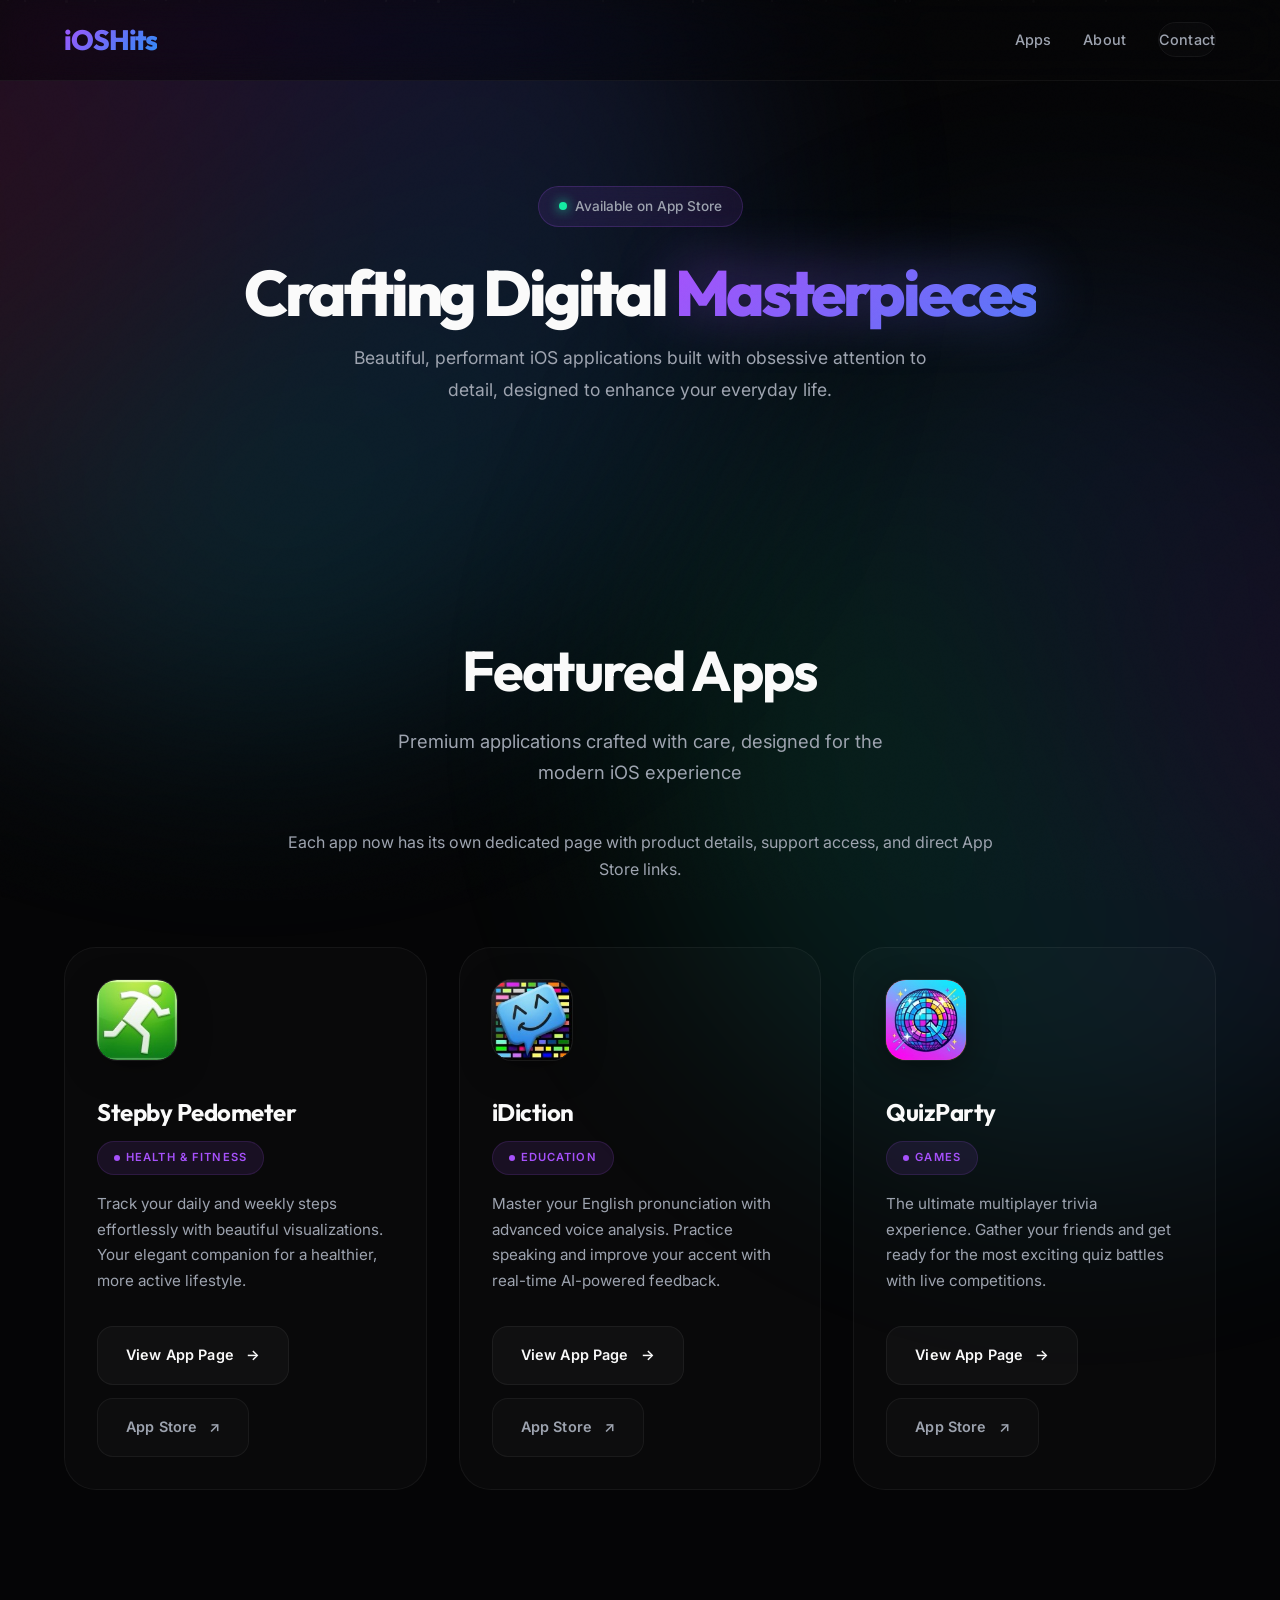
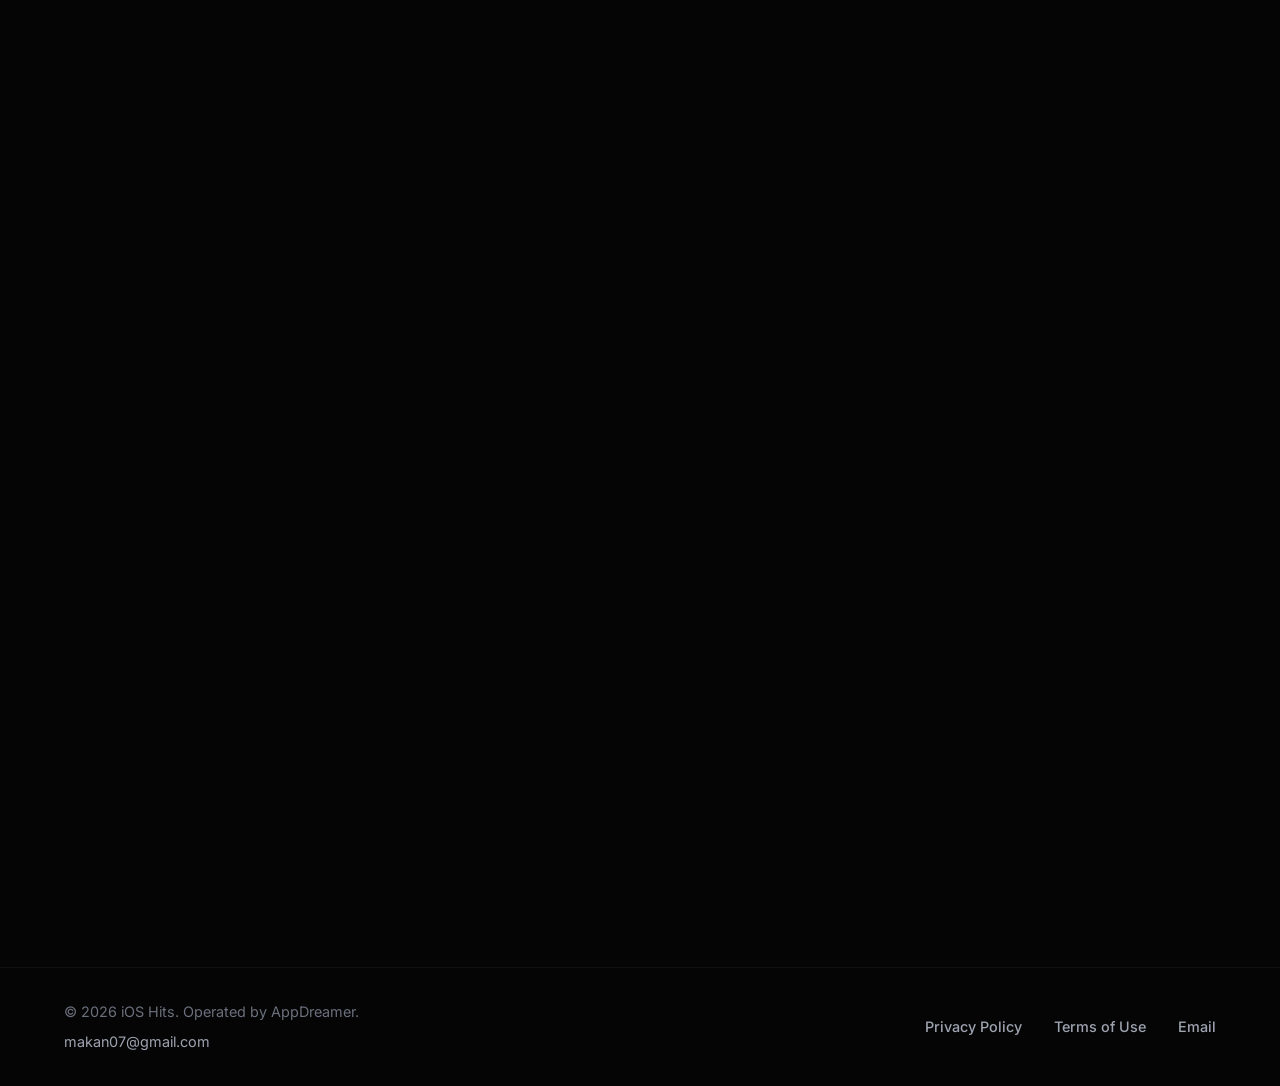
<file: index.html>
<!DOCTYPE html>
<html lang="en">

<head>
    <meta charset="UTF-8">
    <meta name="viewport" content="width=device-width, initial-scale=1.0">
    <title>iOS Hits - Premium iOS Applications | Dedicated Pages for Stepby, iDiction &amp; QuizParty</title>
    <meta name="description"
        content="Explore premium iOS applications by iOS Hits with dedicated pages for Stepby Pedometer, iDiction, and QuizParty, plus direct App Store access and support links.">
    <meta name="keywords"
        content="iOS apps, iPhone apps, Stepby, iDiction, QuizParty, trivia game, party game, multiplayer trivia, pedometer, pronunciation app, step counter, English pronunciation, App Store">
    <meta name="author" content="iOS Hits">
    <meta name="robots" content="index, follow">
    <meta name="theme-color" content="#050507">

    <!-- Open Graph / Facebook -->
    <meta property="og:type" content="website">
    <meta property="og:url" content="https://ioshits.com/">
    <meta property="og:title" content="iOS Hits - Premium iOS Applications">
    <meta property="og:description"
        content="Explore premium iOS applications with dedicated product pages for Stepby Pedometer, iDiction, and QuizParty.">
    <meta property="og:image" content="https://ioshits.com/og-image.png">
    <meta property="og:site_name" content="iOS Hits">

    <!-- Twitter -->
    <meta name="twitter:card" content="summary_large_image">
    <meta name="twitter:url" content="https://ioshits.com/">
    <meta name="twitter:title" content="iOS Hits - Premium iOS Applications">
    <meta name="twitter:description"
        content="Explore premium iOS applications with dedicated product pages for Stepby Pedometer, iDiction, and QuizParty.">
    <meta name="twitter:image" content="https://ioshits.com/og-image.png">

    <!-- Canonical URL -->
    <link rel="canonical" href="https://ioshits.com/">

    <link rel="icon" href="favicon.svg?v=20260322-1" type="image/svg+xml">
    <link rel="icon" href="favicon.svg?v=20260322-1" sizes="any">
    <link rel="apple-touch-icon" href="favicon.svg?v=20260322-1">
    <link rel="stylesheet" href="style.css?v=20260322-1">
    <link rel="preconnect" href="https://fonts.googleapis.com">
    <link rel="preconnect" href="https://fonts.gstatic.com" crossorigin>
    <link
        href="https://fonts.googleapis.com/css2?family=Outfit:wght@300;400;500;600;700;800&amp;family=Inter:wght@400;500;600;700&amp;display=swap"
        rel="stylesheet">

    <!-- Structured Data -->
    <script type="application/ld+json">
    {
        "@context": "https://schema.org",
        "@type": "Organization",
        "name": "iOS Hits",
        "url": "https://ioshits.com",
        "logo": "https://ioshits.com/favicon.svg",
        "description": "Premium iOS application developer creating beautiful, performant apps",
        "sameAs": []
    }
    </script>
    <script type="application/ld+json">
    {
        "@context": "https://schema.org",
        "@type": "SoftwareApplication",
        "name": "Stepby Pedometer",
        "operatingSystem": "iOS",
        "applicationCategory": "HealthApplication",
        "offers": {
            "@type": "Offer",
            "price": "0",
            "priceCurrency": "USD"
        },
        "url": "https://ioshits.com/stepby.html",
        "downloadUrl": "https://apps.apple.com/us/app/stepby-daily-weekly-pedometer/id1224976347"
    }
    </script>
    <script type="application/ld+json">
    {
        "@context": "https://schema.org",
        "@type": "SoftwareApplication",
        "name": "iDiction",
        "operatingSystem": "iOS",
        "applicationCategory": "EducationalApplication",
        "offers": {
            "@type": "Offer",
            "price": "0",
            "priceCurrency": "USD"
        },
        "url": "https://ioshits.com/idiction.html",
        "downloadUrl": "https://apps.apple.com/us/app/idiction/id1199822929"
    }
    </script>
    <script type="application/ld+json">
    {
        "@context": "https://schema.org",
        "@type": "SoftwareApplication",
        "name": "QuizParty: Trivia Game",
        "operatingSystem": "iOS",
        "applicationCategory": "GameApplication",
        "offers": {
            "@type": "Offer",
            "price": "0",
            "priceCurrency": "USD"
        },
        "url": "https://ioshits.com/quizparty.html",
        "downloadUrl": "https://apps.apple.com/us/app/quizparty-trivia-game/id6757132989"
    }
    </script>
</head>

<body>
    <!-- Ambient Background -->
    <div class="background-glob" aria-hidden="true"></div>
    <div class="background-glob-2" aria-hidden="true"></div>

    <!-- Floating Particles -->
    <div class="particles" aria-hidden="true" id="particles"></div>

    <!-- Header -->
    <header class="glass-header" id="header">
        <nav>
            <a href="#" class="logo" aria-label="iOS Hits Home">iOSHits</a>
            <button class="mobile-menu-toggle" aria-label="Toggle navigation menu" aria-expanded="false"
                aria-controls="nav-menu">
                <span></span>
                <span></span>
                <span></span>
            </button>
            <ul class="nav-links" id="nav-menu" role="navigation">
                <li><a href="#apps">Apps</a></li>
                <li><a href="#about">About</a></li>
                <li><a href="#contact" class="cta-button">Contact</a></li>
            </ul>
        </nav>
    </header>

    <main>
        <!-- Hero Section -->
        <section class="hero hero-compact" id="home">
            <div class="hero-content">
                <div class="hero-badge">
                    <span class="badge-dot" aria-hidden="true"></span>
                    <span>Available on App Store</span>
                </div>
                <h1>Crafting Digital <span class="gradient-text" data-text="Masterpieces">Masterpieces</span></h1>
                <p>Beautiful, performant iOS applications built with obsessive attention to detail, designed to enhance
                    your everyday life.</p>
            </div>
        </section>

        <!-- Apps Section -->
        <section id="apps" class="apps-section">
            <h2 class="section-title">Featured Apps</h2>
            <p class="section-subtitle">Premium applications crafted with care, designed for the modern iOS experience
            </p>
            <p class="apps-note">Each app now has its own dedicated page with product details, support access, and
                direct App Store links.</p>

            <div class="apps-grid">
                <!-- App 1: Stepby -->
                <article class="app-card glass-card" data-tilt>
                    <div class="app-icon" data-fallback="👟" aria-hidden="true">
                        <img src="stepby_icon_128.jpg" alt="" width="80" height="80" loading="lazy" decoding="async">
                    </div>
                    <div class="app-info">
                        <h3>Stepby Pedometer</h3>
                        <p class="app-tag">Health &amp; Fitness</p>
                        <p class="app-desc">Track your daily and weekly steps effortlessly with beautiful
                            visualizations. Your elegant companion for a healthier, more active lifestyle.</p>
                        <div class="app-actions">
                            <a href="stepby.html" class="app-link"
                                aria-label="Open the dedicated Stepby Pedometer page">
                                <span>View App Page</span>
                                <span class="arrow" aria-hidden="true">→</span>
                            </a>
                            <a href="https://apps.apple.com/us/app/stepby-daily-weekly-pedometer/id1224976347"
                                target="_blank" rel="noopener noreferrer" class="app-link app-link--secondary"
                                aria-label="Download Stepby Pedometer on the App Store">
                                <span>App Store</span>
                                <span class="arrow" aria-hidden="true">↗</span>
                            </a>
                        </div>
                    </div>
                </article>

                <!-- App 2: iDiction -->
                <article class="app-card glass-card" data-tilt>
                    <div class="app-icon" data-fallback="🎤" aria-hidden="true">
                        <img src="idiction_icon_128.jpg" alt="" width="80" height="80" loading="lazy" decoding="async">
                    </div>
                    <div class="app-info">
                        <h3>iDiction</h3>
                        <p class="app-tag">Education</p>
                        <p class="app-desc">Master your English pronunciation with advanced voice analysis. Practice
                            speaking and improve your accent with real-time AI-powered feedback.</p>
                        <div class="app-actions">
                            <a href="idiction.html" class="app-link" aria-label="Open the dedicated iDiction page">
                                <span>View App Page</span>
                                <span class="arrow" aria-hidden="true">→</span>
                            </a>
                            <a href="https://apps.apple.com/us/app/idiction/id1199822929" target="_blank"
                                rel="noopener noreferrer" class="app-link app-link--secondary"
                                aria-label="Download iDiction on the App Store">
                                <span>App Store</span>
                                <span class="arrow" aria-hidden="true">↗</span>
                            </a>
                        </div>
                    </div>
                </article>

                <!-- App 3: QuizParty -->
                <article class="app-card glass-card" data-tilt>
                    <div class="app-icon app-icon--quizparty" data-fallback="🎉" aria-hidden="true">
                        <img src="quizparty_icon_128.jpg" alt="" width="80" height="80" loading="lazy"
                            decoding="async">
                    </div>
                    <div class="app-info">
                        <h3>QuizParty</h3>
                        <p class="app-tag">Games</p>
                        <p class="app-desc">The ultimate multiplayer trivia experience. Gather your friends and get
                            ready for the most exciting quiz battles with live competitions.</p>
                        <div class="app-actions">
                            <a href="quizparty.html" class="app-link" aria-label="Open the dedicated QuizParty page">
                                <span>View App Page</span>
                                <span class="arrow" aria-hidden="true">→</span>
                            </a>
                            <a href="https://apps.apple.com/us/app/quizparty-trivia-game/id6757132989" target="_blank"
                                rel="noopener noreferrer" class="app-link app-link--secondary"
                                aria-label="Download QuizParty on the App Store">
                                <span>App Store</span>
                                <span class="arrow" aria-hidden="true">↗</span>
                            </a>
                        </div>
                    </div>
                </article>
            </div>
        </section>

        <!-- About Section -->
        <section id="about" class="about-section glass-panel">
            <h2>About the Developer</h2>
            <p>Passionate about creating smooth, native iOS experiences that users truly love. Focused on clean code,
                modern UI/UX, pixel-perfect design, and exceptional performance.</p>
            <div class="tech-stack" role="list" aria-label="Technologies used">
                <span class="tech-item" role="listitem">Swift</span>
                <span class="tech-item" role="listitem">SwiftUI</span>
                <span class="tech-item" role="listitem">UIKit</span>
                <span class="tech-item" role="listitem">Core Data</span>
                <span class="tech-item" role="listitem">HealthKit</span>
            </div>
        </section>

        <!-- Contact Section -->
        <section id="contact" class="contact-section glass-panel">
            <h2>Let's Connect</h2>
            <p>Have a project in mind or want to collaborate? I'd love to hear from you.</p>
            <a href="mailto:makan07@gmail.com" class="primary-button">
                <span>Send Email</span>
            </a>
        </section>
    </main>

    <!-- Footer -->
    <footer>
        <div class="footer-meta">
            <p>© 2026 iOS Hits. Operated by AppDreamer.</p>
            <p><a href="mailto:makan07@gmail.com">makan07@gmail.com</a></p>
        </div>
        <nav class="footer-links" aria-label="Footer links">
            <a href="privacy-policy.html">Privacy Policy</a>
            <a href="terms-of-use.html">Terms of Use</a>
            <a href="mailto:makan07@gmail.com">Email</a>
        </nav>
    </footer>

    <script src="script.js?v=20260322-1"></script>
</body>

</html>
</file>
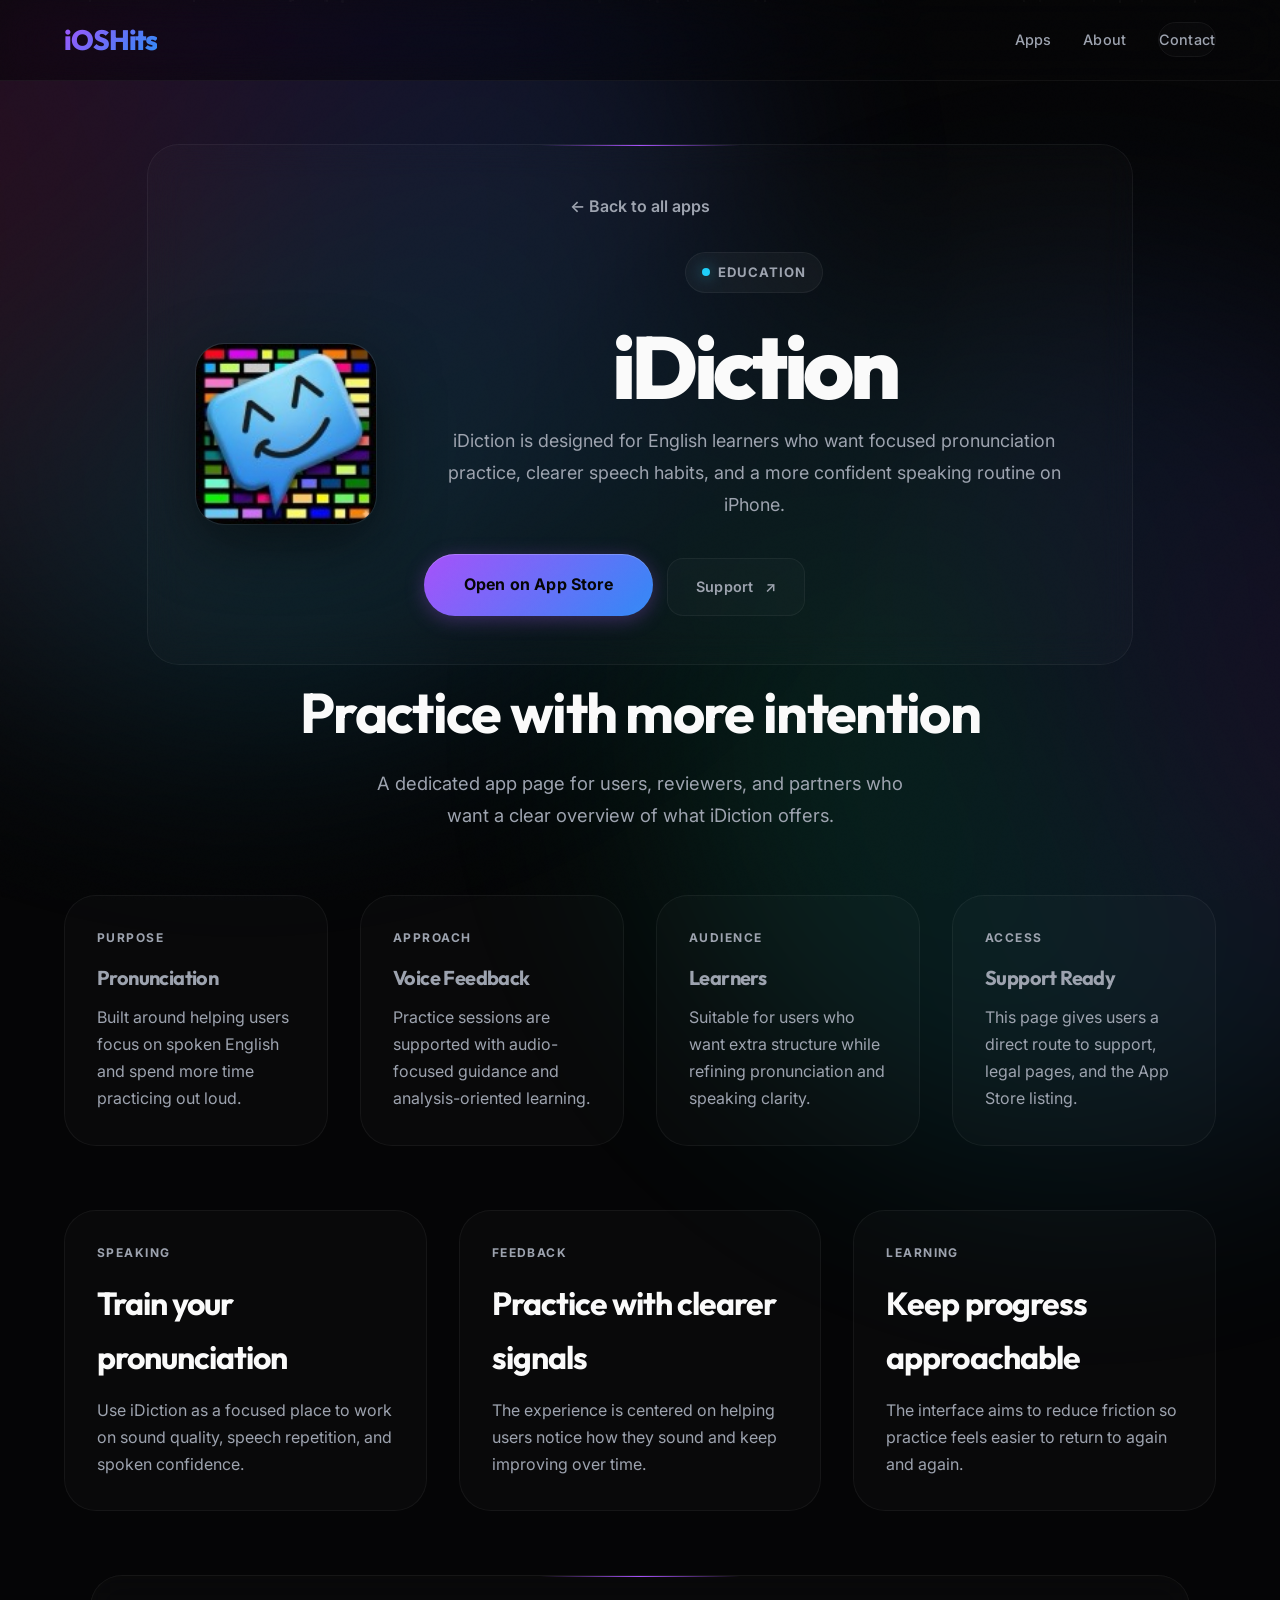
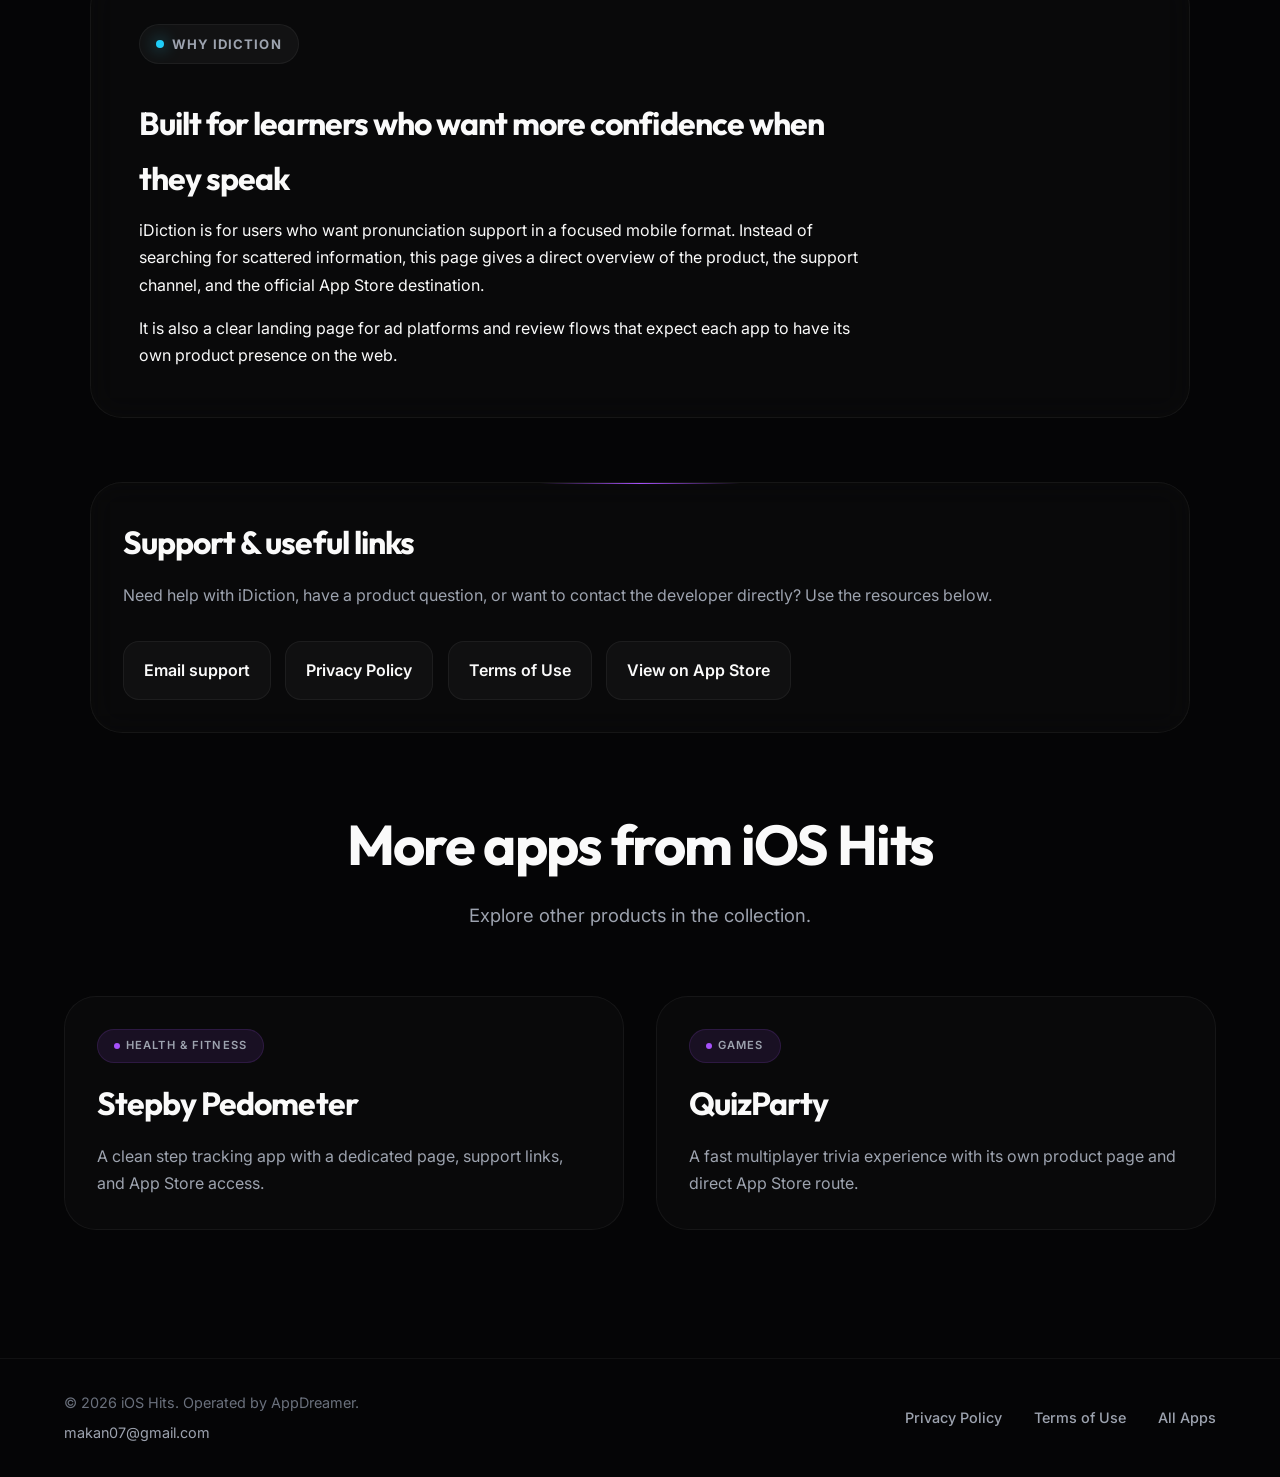
<file: idiction.html>
<!DOCTYPE html>
<html lang="en">

<head>
    <meta charset="UTF-8">
    <meta name="viewport" content="width=device-width, initial-scale=1.0">
    <title>iDiction | English Pronunciation Practice for iPhone</title>
    <meta name="description"
        content="Explore iDiction, an iPhone app for English pronunciation practice with focused speaking support, voice analysis, and direct App Store access.">
    <meta name="robots" content="index, follow">
    <meta name="theme-color" content="#050507">
    <meta name="author" content="AppDreamer">

    <meta property="og:type" content="website">
    <meta property="og:url" content="https://ioshits.com/idiction.html">
    <meta property="og:title" content="iDiction | English Pronunciation Practice for iPhone">
    <meta property="og:description"
        content="Explore the dedicated iDiction page with product details, support access, and the App Store link.">
    <meta property="og:image" content="https://ioshits.com/og-image.png">
    <meta property="og:site_name" content="iOS Hits">

    <meta name="twitter:card" content="summary_large_image">
    <meta name="twitter:url" content="https://ioshits.com/idiction.html">
    <meta name="twitter:title" content="iDiction | English Pronunciation Practice for iPhone">
    <meta name="twitter:description"
        content="Explore the dedicated iDiction page with product details, support access, and the App Store link.">
    <meta name="twitter:image" content="https://ioshits.com/og-image.png">

    <link rel="canonical" href="https://ioshits.com/idiction.html">
    <link rel="icon" href="favicon.svg?v=20260322-1" type="image/svg+xml">
    <link rel="icon" href="favicon.svg?v=20260322-1" sizes="any">
    <link rel="apple-touch-icon" href="favicon.svg?v=20260322-1">
    <link rel="stylesheet" href="style.css?v=20260322-1">
    <link rel="preconnect" href="https://fonts.googleapis.com">
    <link rel="preconnect" href="https://fonts.gstatic.com" crossorigin>
    <link
        href="https://fonts.googleapis.com/css2?family=Outfit:wght@300;400;500;600;700;800&amp;family=Inter:wght@400;500;600;700&amp;display=swap"
        rel="stylesheet">

    <script type="application/ld+json">
    {
        "@context": "https://schema.org",
        "@type": "SoftwareApplication",
        "name": "iDiction",
        "operatingSystem": "iOS",
        "applicationCategory": "EducationalApplication",
        "url": "https://ioshits.com/idiction.html",
        "downloadUrl": "https://apps.apple.com/us/app/idiction/id1199822929",
        "publisher": {
            "@type": "Organization",
            "name": "AppDreamer"
        },
        "offers": {
            "@type": "Offer",
            "price": "0",
            "priceCurrency": "USD"
        }
    }
    </script>
</head>

<body>
    <div class="background-glob" aria-hidden="true"></div>
    <div class="background-glob-2" aria-hidden="true"></div>
    <div class="particles" aria-hidden="true" id="particles"></div>

    <header class="glass-header" id="header">
        <nav>
            <a href="index.html" class="logo" aria-label="iOS Hits Home">iOSHits</a>
            <button class="mobile-menu-toggle" aria-label="Toggle navigation menu" aria-expanded="false"
                aria-controls="nav-menu">
                <span></span>
                <span></span>
                <span></span>
            </button>
            <ul class="nav-links" id="nav-menu" role="navigation">
                <li><a href="index.html#apps">Apps</a></li>
                <li><a href="index.html#about">About</a></li>
                <li><a href="index.html#contact" class="cta-button">Contact</a></li>
            </ul>
        </nav>
    </header>

    <main class="app-main">
        <section class="hero app-hero">
            <div class="app-hero-card glass-panel hero-content">
                <a href="index.html#apps" class="back-link">← Back to all apps</a>
                <div class="app-hero-layout">
                    <div class="app-hero-icon">
                        <img src="idiction_icon_128.jpg" alt="iDiction app icon" width="180" height="180">
                    </div>
                    <div class="app-hero-copy">
                        <span class="app-eyebrow">Education</span>
                        <h1>iDiction</h1>
                        <p>iDiction is designed for English learners who want focused pronunciation practice, clearer
                            speech habits, and a more confident speaking routine on iPhone.</p>
                        <div class="app-hero-actions">
                            <a href="https://apps.apple.com/us/app/idiction/id1199822929" target="_blank"
                                rel="noopener noreferrer" class="primary-button">
                                <span>Open on App Store</span>
                            </a>
                            <a href="mailto:makan07@gmail.com?subject=iDiction%20Support" class="app-link app-link--secondary">
                                <span>Support</span>
                                <span class="arrow" aria-hidden="true">↗</span>
                            </a>
                        </div>
                    </div>
                </div>
            </div>
        </section>

        <section class="app-detail-section">
            <h2 class="section-title">Practice with more intention</h2>
            <p class="section-subtitle">A dedicated app page for users, reviewers, and partners who want a clear overview
                of what iDiction offers.</p>
            <div class="detail-facts-grid">
                <article class="glass-card detail-fact">
                    <p class="detail-label">Purpose</p>
                    <p class="detail-value">Pronunciation</p>
                    <p>Built around helping users focus on spoken English and spend more time practicing out loud.</p>
                </article>
                <article class="glass-card detail-fact">
                    <p class="detail-label">Approach</p>
                    <p class="detail-value">Voice Feedback</p>
                    <p>Practice sessions are supported with audio-focused guidance and analysis-oriented learning.</p>
                </article>
                <article class="glass-card detail-fact">
                    <p class="detail-label">Audience</p>
                    <p class="detail-value">Learners</p>
                    <p>Suitable for users who want extra structure while refining pronunciation and speaking clarity.</p>
                </article>
                <article class="glass-card detail-fact">
                    <p class="detail-label">Access</p>
                    <p class="detail-value">Support Ready</p>
                    <p>This page gives users a direct route to support, legal pages, and the App Store listing.</p>
                </article>
            </div>
        </section>

        <section class="app-detail-section">
            <div class="feature-grid">
                <article class="glass-card feature-card">
                    <p class="feature-kicker">Speaking</p>
                    <h3>Train your pronunciation</h3>
                    <p>Use iDiction as a focused place to work on sound quality, speech repetition, and spoken confidence.</p>
                </article>
                <article class="glass-card feature-card">
                    <p class="feature-kicker">Feedback</p>
                    <h3>Practice with clearer signals</h3>
                    <p>The experience is centered on helping users notice how they sound and keep improving over time.</p>
                </article>
                <article class="glass-card feature-card">
                    <p class="feature-kicker">Learning</p>
                    <h3>Keep progress approachable</h3>
                    <p>The interface aims to reduce friction so practice feels easier to return to again and again.</p>
                </article>
            </div>
        </section>

        <section class="story-section glass-panel">
            <div class="story-copy">
                <span class="app-eyebrow">Why iDiction</span>
                <h2>Built for learners who want more confidence when they speak</h2>
                <p>iDiction is for users who want pronunciation support in a focused mobile format. Instead of searching for
                    scattered information, this page gives a direct overview of the product, the support channel, and the
                    official App Store destination.</p>
                <p>It is also a clear landing page for ad platforms and review flows that expect each app to have its own
                    product presence on the web.</p>
            </div>
        </section>

        <section class="app-detail-section">
            <div class="support-panel glass-panel">
                <h2>Support &amp; useful links</h2>
                <p>Need help with iDiction, have a product question, or want to contact the developer directly? Use the
                    resources below.</p>
                <div class="support-links">
                    <a href="mailto:makan07@gmail.com?subject=iDiction%20Support">Email support</a>
                    <a href="privacy-policy.html">Privacy Policy</a>
                    <a href="terms-of-use.html">Terms of Use</a>
                    <a href="https://apps.apple.com/us/app/idiction/id1199822929" target="_blank"
                        rel="noopener noreferrer">View on App Store</a>
                </div>
            </div>
        </section>

        <section class="app-detail-section">
            <h2 class="section-title">More apps from iOS Hits</h2>
            <p class="section-subtitle">Explore other products in the collection.</p>
            <div class="related-grid">
                <a href="stepby.html" class="glass-card related-card">
                    <p class="app-tag">Health &amp; Fitness</p>
                    <h3>Stepby Pedometer</h3>
                    <p>A clean step tracking app with a dedicated page, support links, and App Store access.</p>
                </a>
                <a href="quizparty.html" class="glass-card related-card">
                    <p class="app-tag">Games</p>
                    <h3>QuizParty</h3>
                    <p>A fast multiplayer trivia experience with its own product page and direct App Store route.</p>
                </a>
            </div>
        </section>
    </main>

    <footer>
        <div class="footer-meta">
            <p>© 2026 iOS Hits. Operated by AppDreamer.</p>
            <p><a href="mailto:makan07@gmail.com">makan07@gmail.com</a></p>
        </div>
        <nav class="footer-links" aria-label="Footer links">
            <a href="privacy-policy.html">Privacy Policy</a>
            <a href="terms-of-use.html">Terms of Use</a>
            <a href="index.html#apps">All Apps</a>
        </nav>
    </footer>

    <script src="script.js?v=20260322-1"></script>
</body>

</html>
</file>
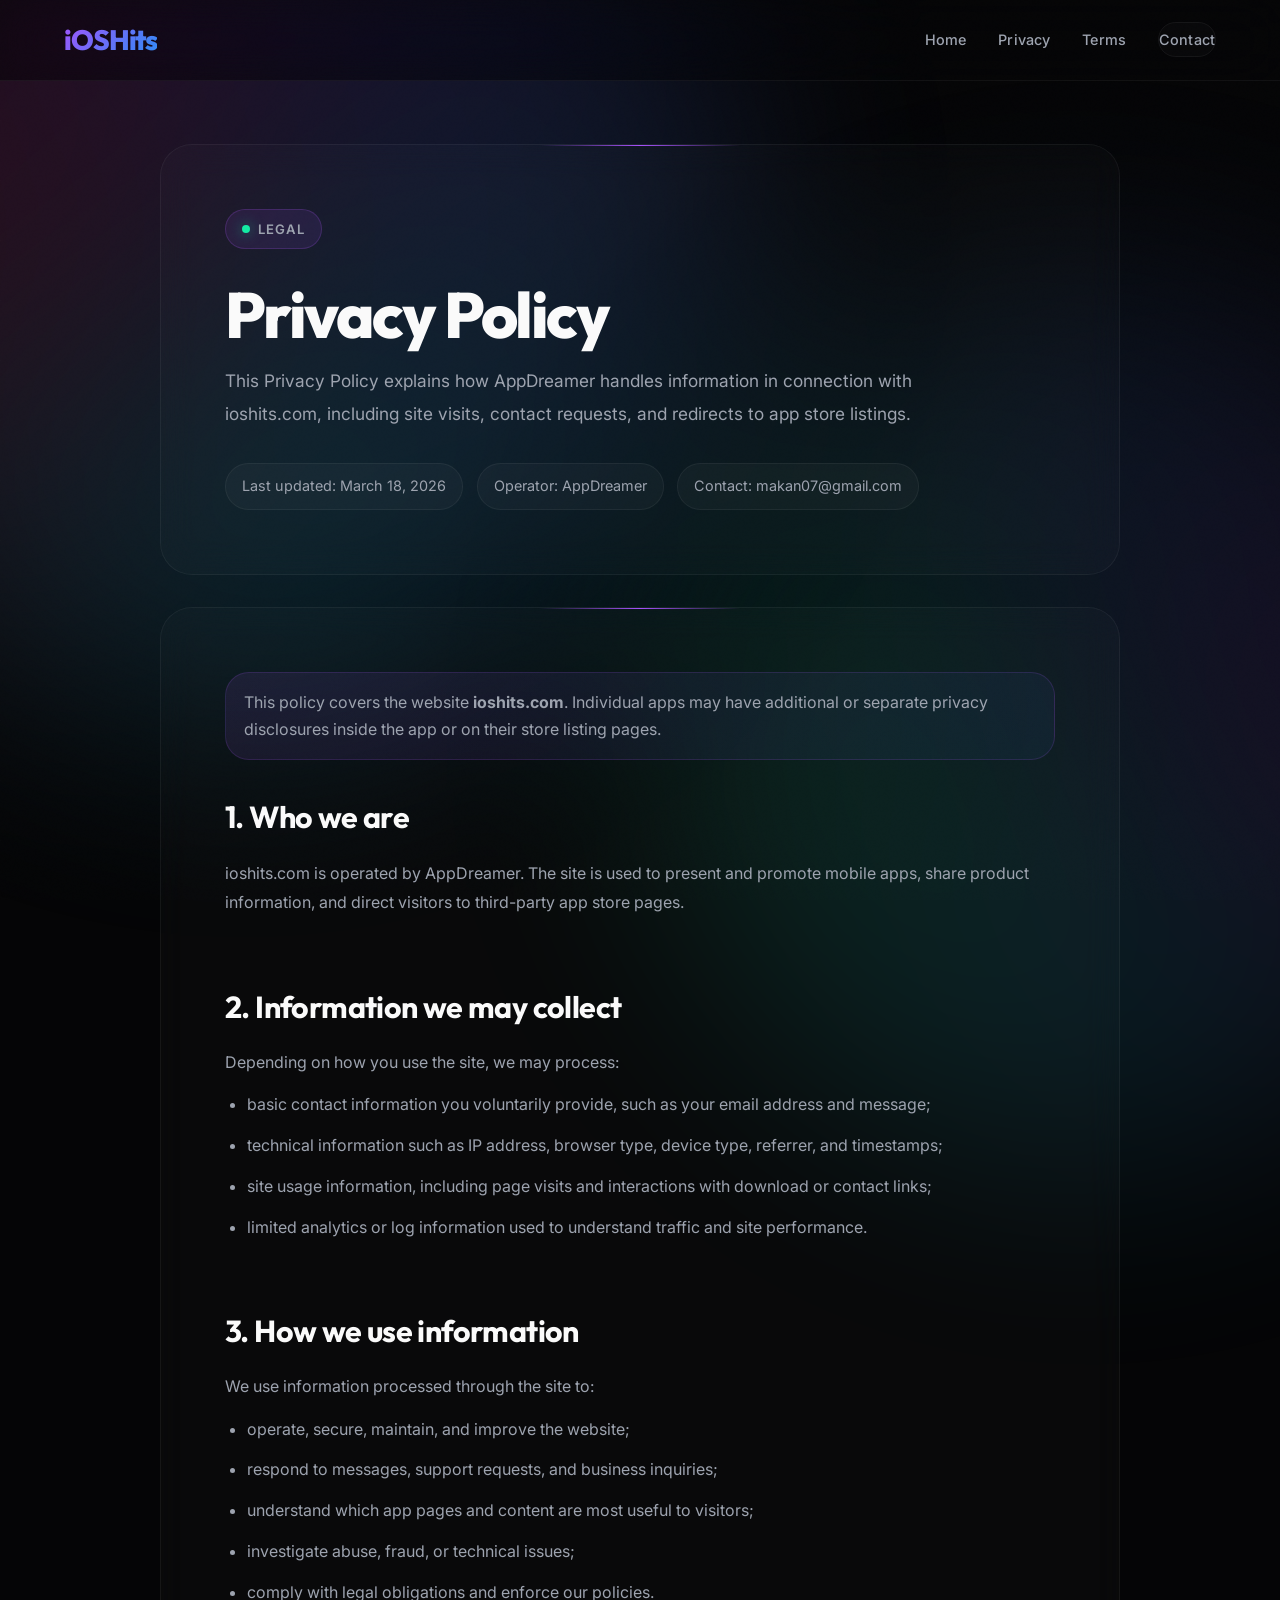
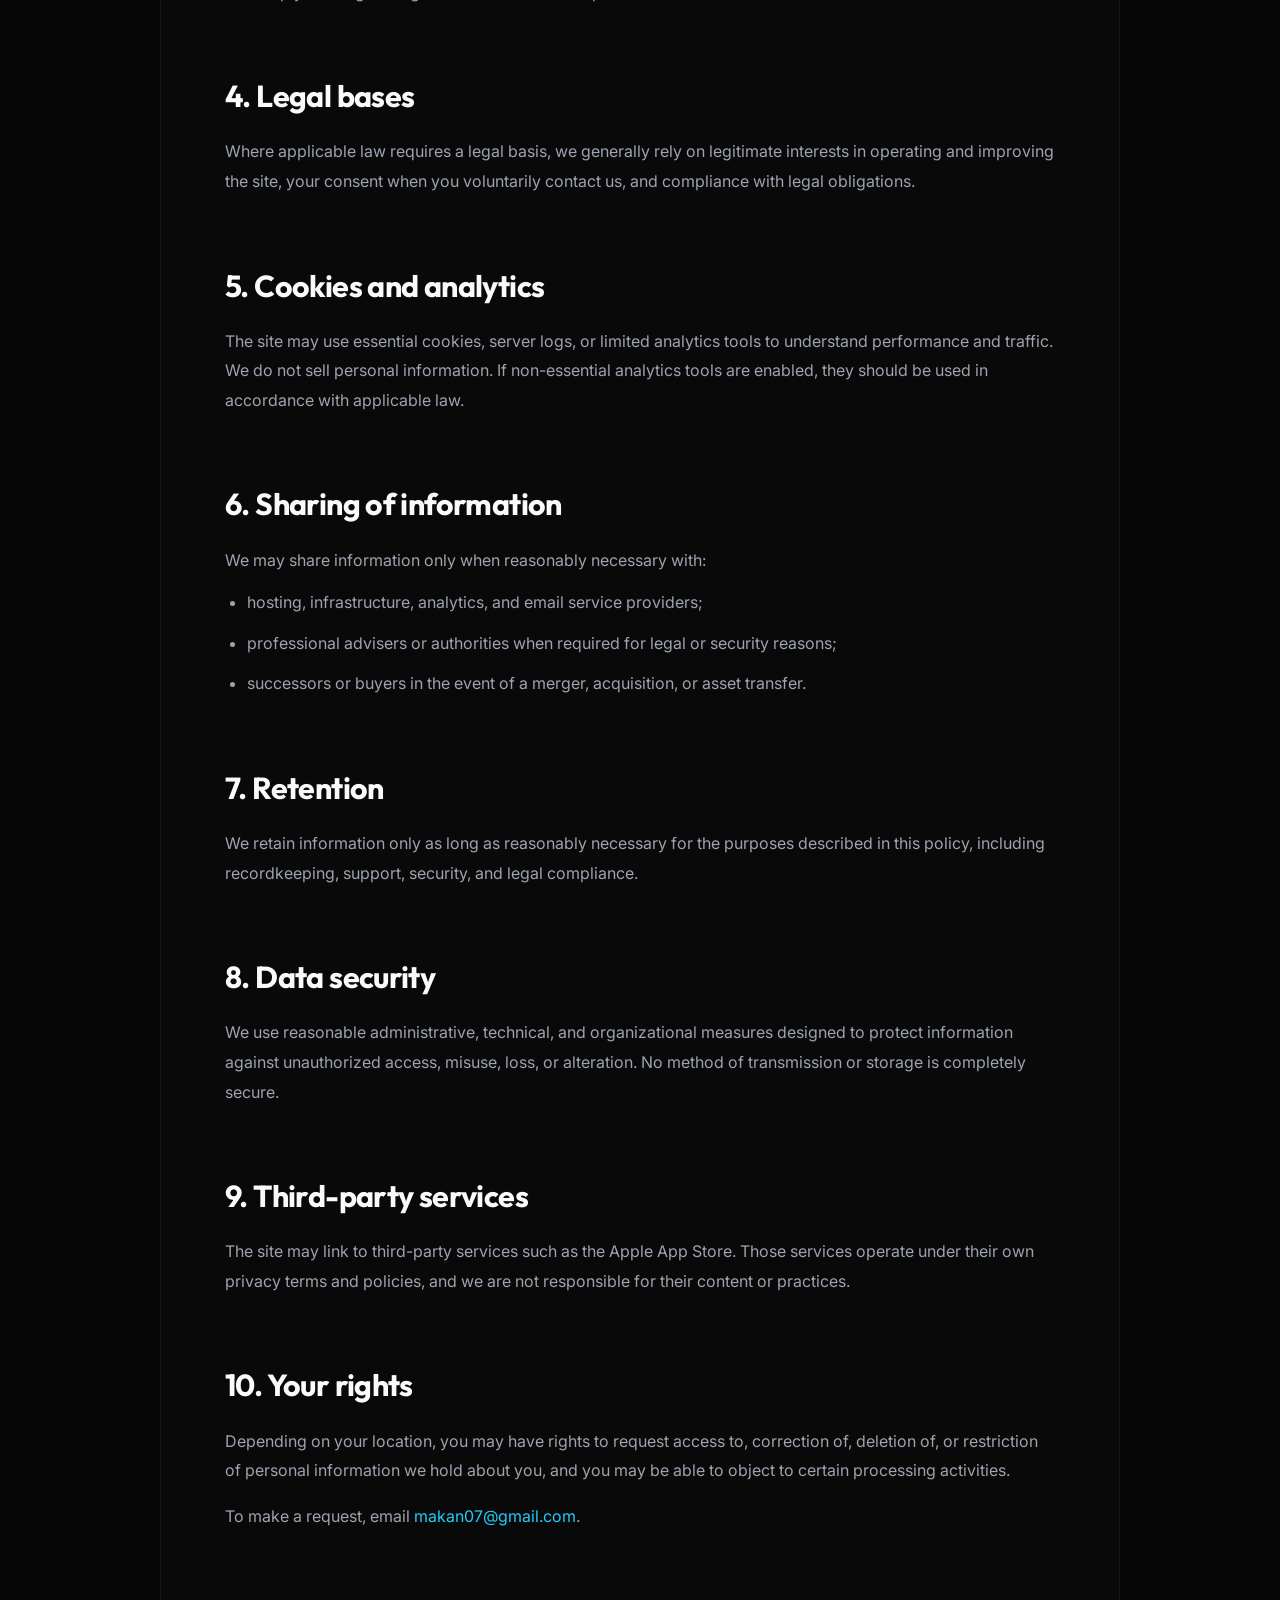
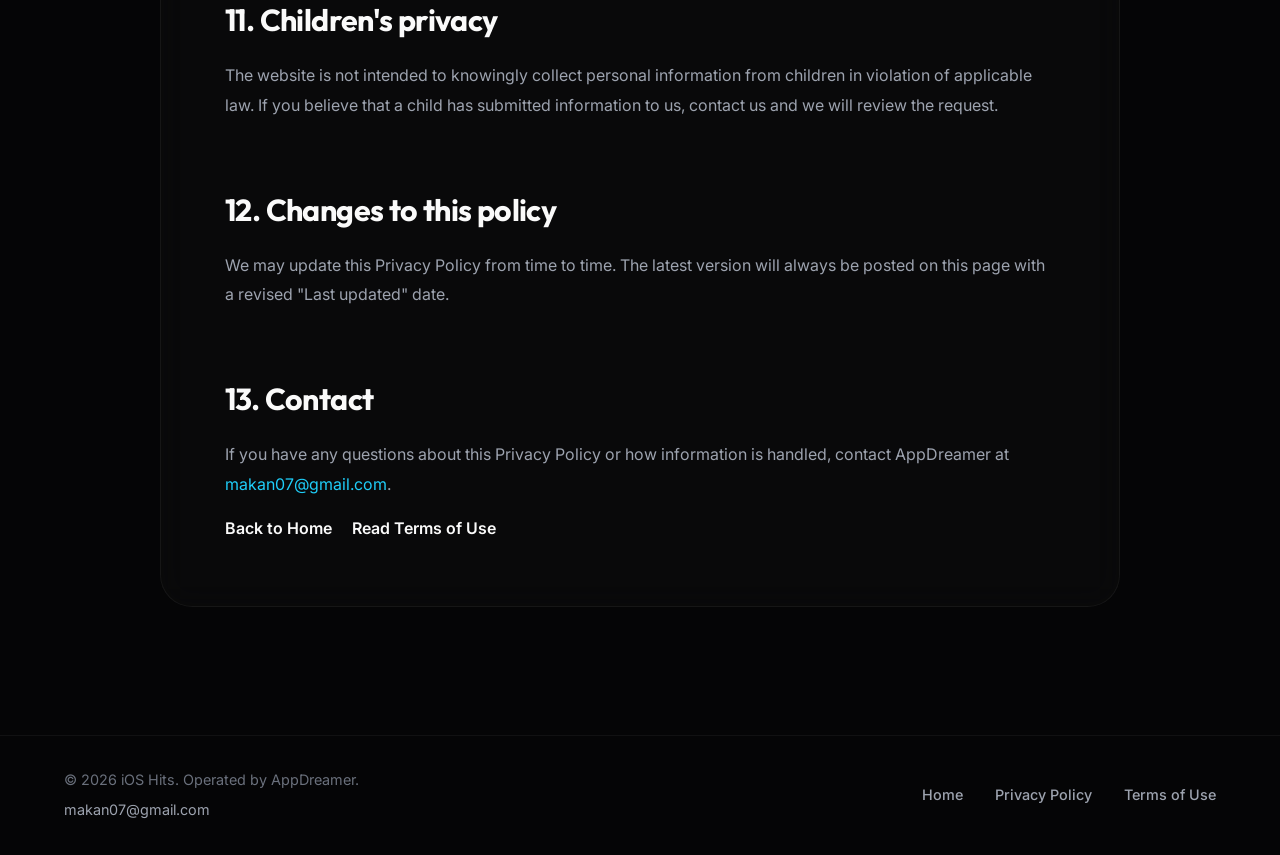
<file: privacy-policy.html>
<!DOCTYPE html>
<html lang="en">

<head>
    <meta charset="UTF-8">
    <meta name="viewport" content="width=device-width, initial-scale=1.0">
    <title>Privacy Policy | iOS Hits</title>
    <meta name="description"
        content="Privacy Policy for ioshits.com and AppDreamer apps, including how site data, contact requests, and analytics information may be handled.">
    <meta name="robots" content="index, follow">
    <meta name="theme-color" content="#050507">
    <meta property="og:type" content="website">
    <meta property="og:url" content="https://ioshits.com/privacy-policy.html">
    <meta property="og:title" content="Privacy Policy | iOS Hits">
    <meta property="og:description"
        content="Learn how AppDreamer handles information for ioshits.com and related app pages.">
    <meta property="og:image" content="https://ioshits.com/og-image.png">
    <meta name="twitter:card" content="summary_large_image">
    <meta name="twitter:url" content="https://ioshits.com/privacy-policy.html">
    <meta name="twitter:title" content="Privacy Policy | iOS Hits">
    <meta name="twitter:description"
        content="Learn how AppDreamer handles information for ioshits.com and related app pages.">
    <meta name="twitter:image" content="https://ioshits.com/og-image.png">
    <link rel="canonical" href="https://ioshits.com/privacy-policy.html">
    <link rel="icon" href="favicon.svg?v=20260322-1" type="image/svg+xml">
    <link rel="icon" href="favicon.svg?v=20260322-1" sizes="any">
    <link rel="apple-touch-icon" href="favicon.svg?v=20260322-1">
    <link rel="stylesheet" href="style.css?v=20260322-1">
    <link rel="preconnect" href="https://fonts.googleapis.com">
    <link rel="preconnect" href="https://fonts.gstatic.com" crossorigin>
    <link
        href="https://fonts.googleapis.com/css2?family=Outfit:wght@300;400;500;600;700;800&amp;family=Inter:wght@400;500;600;700&amp;display=swap"
        rel="stylesheet">
</head>

<body>
    <div class="background-glob" aria-hidden="true"></div>
    <div class="background-glob-2" aria-hidden="true"></div>

    <header class="glass-header" id="header">
        <nav>
            <a href="./" class="logo" aria-label="iOS Hits Home">iOSHits</a>
            <ul class="nav-links legal-nav" id="nav-menu" role="navigation">
                <li><a href="./">Home</a></li>
                <li><a href="privacy-policy.html" aria-current="page">Privacy</a></li>
                <li><a href="terms-of-use.html">Terms</a></li>
                <li><a href="mailto:makan07@gmail.com" class="cta-button">Contact</a></li>
            </ul>
        </nav>
    </header>

    <main class="legal-main">
        <div class="legal-shell">
            <section class="legal-hero glass-panel">
                <span class="legal-eyebrow">Legal</span>
                <h1 class="legal-title">Privacy Policy</h1>
                <p class="legal-summary">
                    This Privacy Policy explains how AppDreamer handles information in connection with
                    ioshits.com, including site visits, contact requests, and redirects to app store listings.
                </p>
                <div class="legal-meta">
                    <span>Last updated: March 18, 2026</span>
                    <span>Operator: AppDreamer</span>
                    <span>Contact: makan07@gmail.com</span>
                </div>
            </section>

            <section class="legal-card glass-panel">
                <div class="legal-note">
                    This policy covers the website <strong>ioshits.com</strong>. Individual apps may have additional
                    or separate privacy disclosures inside the app or on their store listing pages.
                </div>

                <section class="legal-section">
                    <h2>1. Who we are</h2>
                    <p>
                        ioshits.com is operated by AppDreamer. The site is used to present and promote mobile apps,
                        share product information, and direct visitors to third-party app store pages.
                    </p>
                </section>

                <section class="legal-section">
                    <h2>2. Information we may collect</h2>
                    <p>Depending on how you use the site, we may process:</p>
                    <ul>
                        <li>basic contact information you voluntarily provide, such as your email address and message;</li>
                        <li>technical information such as IP address, browser type, device type, referrer, and timestamps;</li>
                        <li>site usage information, including page visits and interactions with download or contact links;</li>
                        <li>limited analytics or log information used to understand traffic and site performance.</li>
                    </ul>
                </section>

                <section class="legal-section">
                    <h2>3. How we use information</h2>
                    <p>We use information processed through the site to:</p>
                    <ul>
                        <li>operate, secure, maintain, and improve the website;</li>
                        <li>respond to messages, support requests, and business inquiries;</li>
                        <li>understand which app pages and content are most useful to visitors;</li>
                        <li>investigate abuse, fraud, or technical issues;</li>
                        <li>comply with legal obligations and enforce our policies.</li>
                    </ul>
                </section>

                <section class="legal-section">
                    <h2>4. Legal bases</h2>
                    <p>
                        Where applicable law requires a legal basis, we generally rely on legitimate interests in
                        operating and improving the site, your consent when you voluntarily contact us, and compliance
                        with legal obligations.
                    </p>
                </section>

                <section class="legal-section">
                    <h2>5. Cookies and analytics</h2>
                    <p>
                        The site may use essential cookies, server logs, or limited analytics tools to understand
                        performance and traffic. We do not sell personal information. If non-essential analytics tools
                        are enabled, they should be used in accordance with applicable law.
                    </p>
                </section>

                <section class="legal-section">
                    <h2>6. Sharing of information</h2>
                    <p>We may share information only when reasonably necessary with:</p>
                    <ul>
                        <li>hosting, infrastructure, analytics, and email service providers;</li>
                        <li>professional advisers or authorities when required for legal or security reasons;</li>
                        <li>successors or buyers in the event of a merger, acquisition, or asset transfer.</li>
                    </ul>
                </section>

                <section class="legal-section">
                    <h2>7. Retention</h2>
                    <p>
                        We retain information only as long as reasonably necessary for the purposes described in this
                        policy, including recordkeeping, support, security, and legal compliance.
                    </p>
                </section>

                <section class="legal-section">
                    <h2>8. Data security</h2>
                    <p>
                        We use reasonable administrative, technical, and organizational measures designed to protect
                        information against unauthorized access, misuse, loss, or alteration. No method of transmission
                        or storage is completely secure.
                    </p>
                </section>

                <section class="legal-section">
                    <h2>9. Third-party services</h2>
                    <p>
                        The site may link to third-party services such as the Apple App Store. Those services operate
                        under their own privacy terms and policies, and we are not responsible for their content or practices.
                    </p>
                </section>

                <section class="legal-section">
                    <h2>10. Your rights</h2>
                    <p>
                        Depending on your location, you may have rights to request access to, correction of, deletion
                        of, or restriction of personal information we hold about you, and you may be able to object to
                        certain processing activities.
                    </p>
                    <p>
                        To make a request, email <a href="mailto:makan07@gmail.com">makan07@gmail.com</a>.
                    </p>
                </section>

                <section class="legal-section">
                    <h2>11. Children's privacy</h2>
                    <p>
                        The website is not intended to knowingly collect personal information from children in violation
                        of applicable law. If you believe that a child has submitted information to us, contact us and
                        we will review the request.
                    </p>
                </section>

                <section class="legal-section">
                    <h2>12. Changes to this policy</h2>
                    <p>
                        We may update this Privacy Policy from time to time. The latest version will always be posted
                        on this page with a revised "Last updated" date.
                    </p>
                </section>

                <section class="legal-section">
                    <h2>13. Contact</h2>
                    <p>
                        If you have any questions about this Privacy Policy or how information is handled, contact
                        AppDreamer at <a href="mailto:makan07@gmail.com">makan07@gmail.com</a>.
                    </p>
                    <div class="legal-inline-links">
                        <a href="./">Back to Home</a>
                        <a href="terms-of-use.html">Read Terms of Use</a>
                    </div>
                </section>
            </section>
        </div>
    </main>

    <footer>
        <div class="footer-meta">
            <p>© 2026 iOS Hits. Operated by AppDreamer.</p>
            <p><a href="mailto:makan07@gmail.com">makan07@gmail.com</a></p>
        </div>
        <nav class="footer-links" aria-label="Footer links">
            <a href="./">Home</a>
            <a href="privacy-policy.html" aria-current="page">Privacy Policy</a>
            <a href="terms-of-use.html">Terms of Use</a>
        </nav>
    </footer>
</body>

</html>
</file>
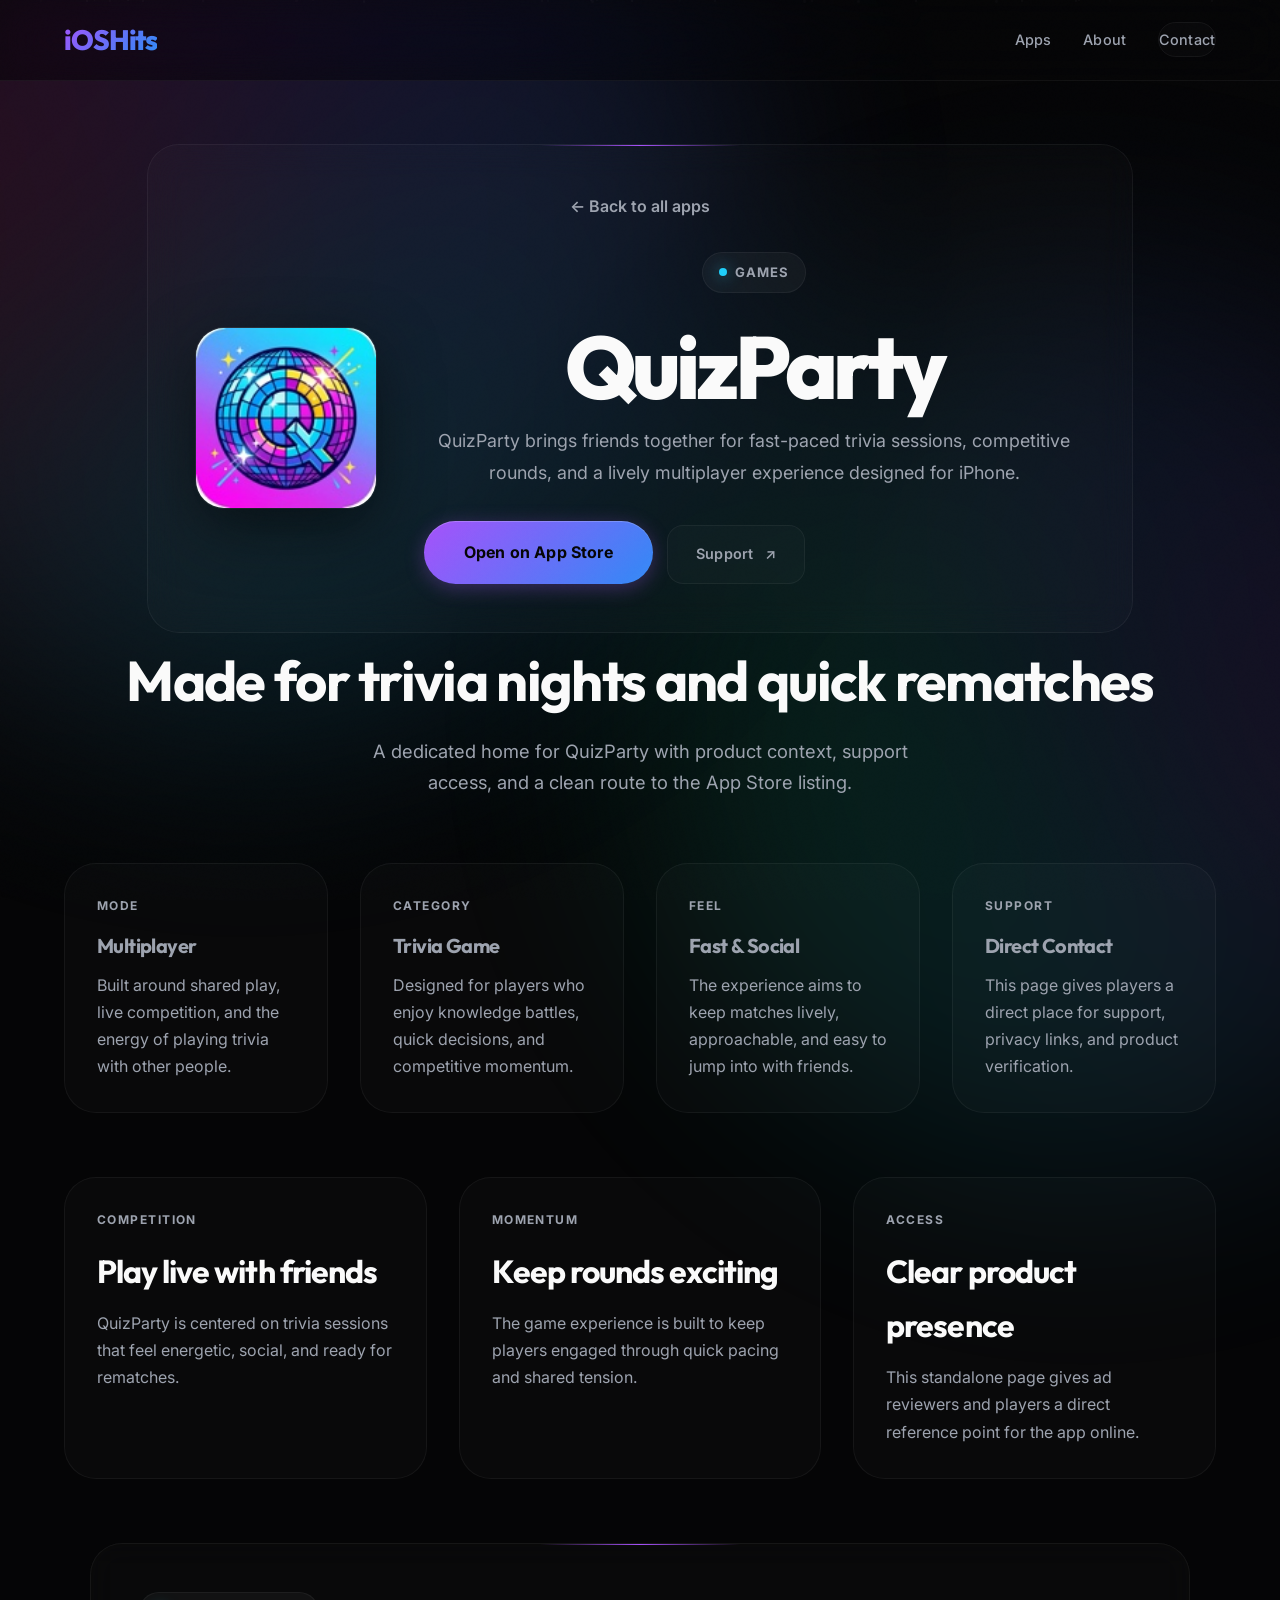
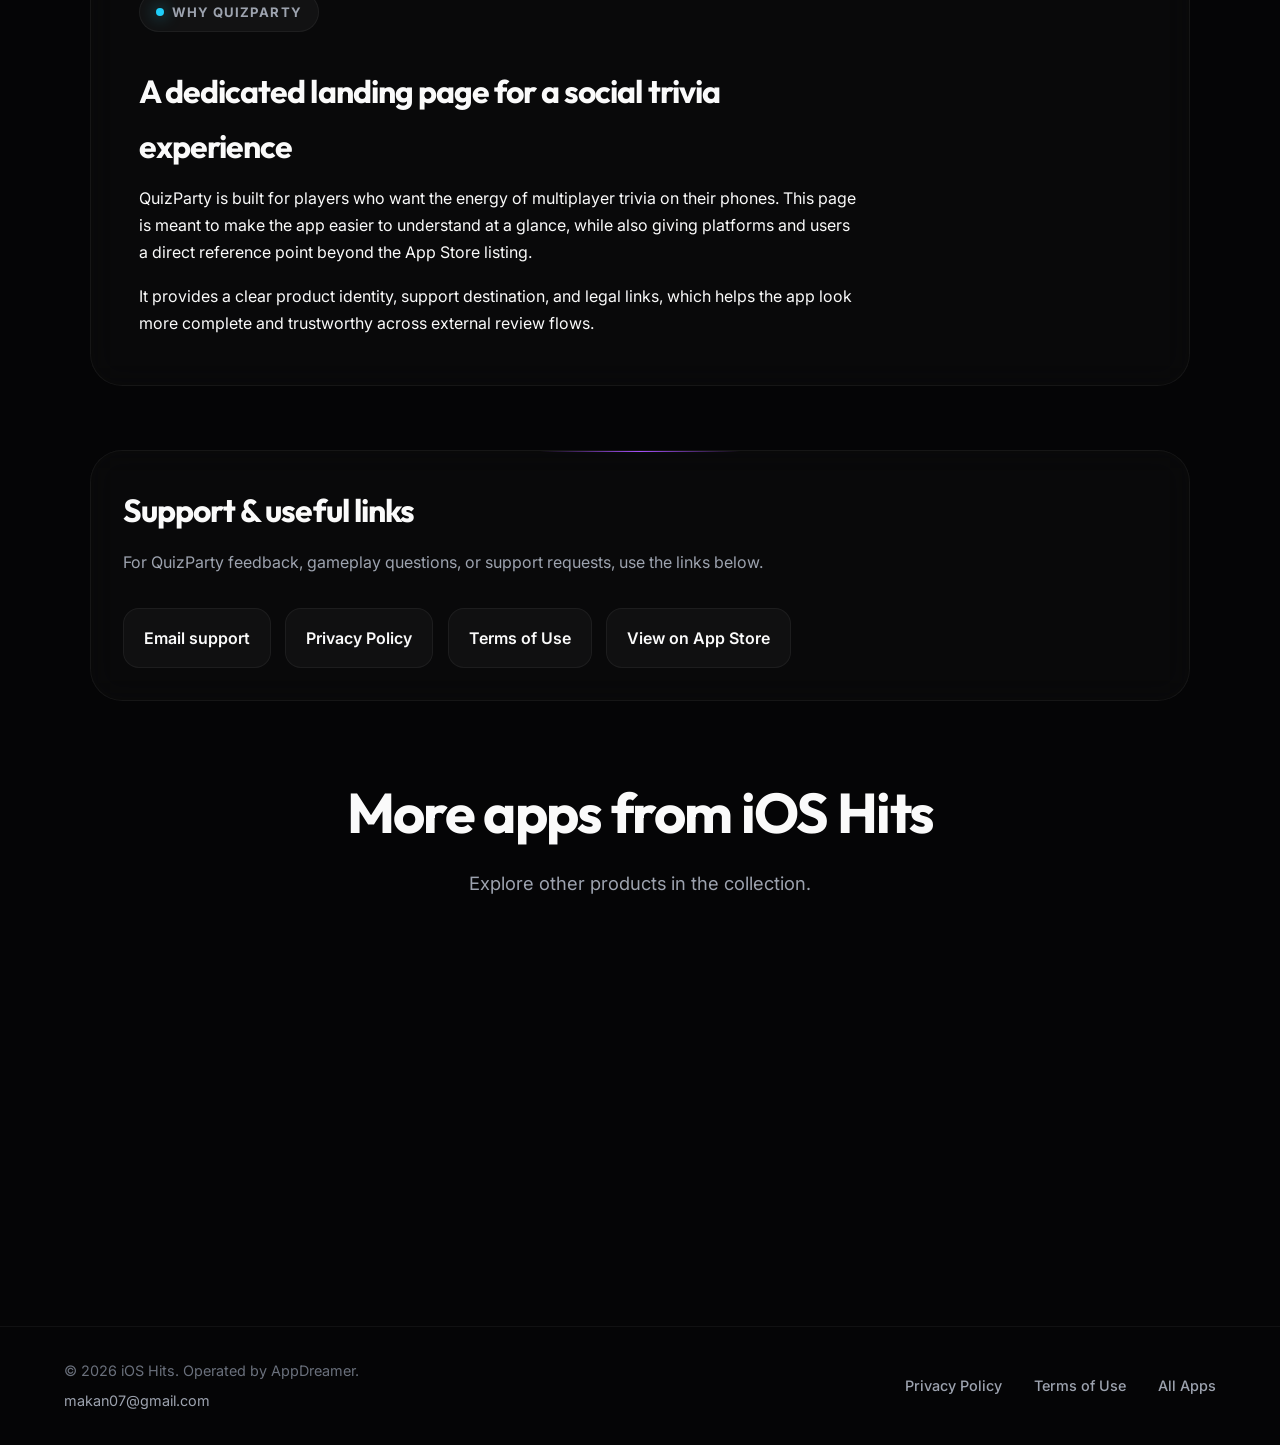
<file: quizparty.html>
<!DOCTYPE html>
<html lang="en">

<head>
    <meta charset="UTF-8">
    <meta name="viewport" content="width=device-width, initial-scale=1.0">
    <title>QuizParty | Multiplayer Trivia Game for iPhone</title>
    <meta name="description"
        content="Discover QuizParty, a multiplayer trivia game for iPhone with a dedicated product page, App Store access, and direct support links.">
    <meta name="robots" content="index, follow">
    <meta name="theme-color" content="#050507">
    <meta name="author" content="AppDreamer">

    <meta property="og:type" content="website">
    <meta property="og:url" content="https://ioshits.com/quizparty.html">
    <meta property="og:title" content="QuizParty | Multiplayer Trivia Game for iPhone">
    <meta property="og:description"
        content="Explore the dedicated QuizParty page with product details, support access, and the App Store link.">
    <meta property="og:image" content="https://ioshits.com/og-image.png">
    <meta property="og:site_name" content="iOS Hits">

    <meta name="twitter:card" content="summary_large_image">
    <meta name="twitter:url" content="https://ioshits.com/quizparty.html">
    <meta name="twitter:title" content="QuizParty | Multiplayer Trivia Game for iPhone">
    <meta name="twitter:description"
        content="Explore the dedicated QuizParty page with product details, support access, and the App Store link.">
    <meta name="twitter:image" content="https://ioshits.com/og-image.png">

    <link rel="canonical" href="https://ioshits.com/quizparty.html">
    <link rel="icon" href="favicon.svg?v=20260322-1" type="image/svg+xml">
    <link rel="icon" href="favicon.svg?v=20260322-1" sizes="any">
    <link rel="apple-touch-icon" href="favicon.svg?v=20260322-1">
    <link rel="stylesheet" href="style.css?v=20260322-1">
    <link rel="preconnect" href="https://fonts.googleapis.com">
    <link rel="preconnect" href="https://fonts.gstatic.com" crossorigin>
    <link
        href="https://fonts.googleapis.com/css2?family=Outfit:wght@300;400;500;600;700;800&amp;family=Inter:wght@400;500;600;700&amp;display=swap"
        rel="stylesheet">

    <script type="application/ld+json">
    {
        "@context": "https://schema.org",
        "@type": "SoftwareApplication",
        "name": "QuizParty",
        "operatingSystem": "iOS",
        "applicationCategory": "GameApplication",
        "url": "https://ioshits.com/quizparty.html",
        "downloadUrl": "https://apps.apple.com/us/app/quizparty-trivia-game/id6757132989",
        "publisher": {
            "@type": "Organization",
            "name": "AppDreamer"
        },
        "offers": {
            "@type": "Offer",
            "price": "0",
            "priceCurrency": "USD"
        }
    }
    </script>
</head>

<body>
    <div class="background-glob" aria-hidden="true"></div>
    <div class="background-glob-2" aria-hidden="true"></div>
    <div class="particles" aria-hidden="true" id="particles"></div>

    <header class="glass-header" id="header">
        <nav>
            <a href="index.html" class="logo" aria-label="iOS Hits Home">iOSHits</a>
            <button class="mobile-menu-toggle" aria-label="Toggle navigation menu" aria-expanded="false"
                aria-controls="nav-menu">
                <span></span>
                <span></span>
                <span></span>
            </button>
            <ul class="nav-links" id="nav-menu" role="navigation">
                <li><a href="index.html#apps">Apps</a></li>
                <li><a href="index.html#about">About</a></li>
                <li><a href="index.html#contact" class="cta-button">Contact</a></li>
            </ul>
        </nav>
    </header>

    <main class="app-main">
        <section class="hero app-hero">
            <div class="app-hero-card glass-panel hero-content">
                <a href="index.html#apps" class="back-link">← Back to all apps</a>
                <div class="app-hero-layout">
                    <div class="app-hero-icon">
                        <img src="quizparty_icon_128.jpg" alt="QuizParty app icon" width="180" height="180">
                    </div>
                    <div class="app-hero-copy">
                        <span class="app-eyebrow">Games</span>
                        <h1>QuizParty</h1>
                        <p>QuizParty brings friends together for fast-paced trivia sessions, competitive rounds, and a
                            lively multiplayer experience designed for iPhone.</p>
                        <div class="app-hero-actions">
                            <a href="https://apps.apple.com/us/app/quizparty-trivia-game/id6757132989" target="_blank"
                                rel="noopener noreferrer" class="primary-button">
                                <span>Open on App Store</span>
                            </a>
                            <a href="mailto:makan07@gmail.com?subject=QuizParty%20Support" class="app-link app-link--secondary">
                                <span>Support</span>
                                <span class="arrow" aria-hidden="true">↗</span>
                            </a>
                        </div>
                    </div>
                </div>
            </div>
        </section>

        <section class="app-detail-section">
            <h2 class="section-title">Made for trivia nights and quick rematches</h2>
            <p class="section-subtitle">A dedicated home for QuizParty with product context, support access, and a clean
                route to the App Store listing.</p>
            <div class="detail-facts-grid">
                <article class="glass-card detail-fact">
                    <p class="detail-label">Mode</p>
                    <p class="detail-value">Multiplayer</p>
                    <p>Built around shared play, live competition, and the energy of playing trivia with other people.</p>
                </article>
                <article class="glass-card detail-fact">
                    <p class="detail-label">Category</p>
                    <p class="detail-value">Trivia Game</p>
                    <p>Designed for players who enjoy knowledge battles, quick decisions, and competitive momentum.</p>
                </article>
                <article class="glass-card detail-fact">
                    <p class="detail-label">Feel</p>
                    <p class="detail-value">Fast &amp; Social</p>
                    <p>The experience aims to keep matches lively, approachable, and easy to jump into with friends.</p>
                </article>
                <article class="glass-card detail-fact">
                    <p class="detail-label">Support</p>
                    <p class="detail-value">Direct Contact</p>
                    <p>This page gives players a direct place for support, privacy links, and product verification.</p>
                </article>
            </div>
        </section>

        <section class="app-detail-section">
            <div class="feature-grid">
                <article class="glass-card feature-card">
                    <p class="feature-kicker">Competition</p>
                    <h3>Play live with friends</h3>
                    <p>QuizParty is centered on trivia sessions that feel energetic, social, and ready for rematches.</p>
                </article>
                <article class="glass-card feature-card">
                    <p class="feature-kicker">Momentum</p>
                    <h3>Keep rounds exciting</h3>
                    <p>The game experience is built to keep players engaged through quick pacing and shared tension.</p>
                </article>
                <article class="glass-card feature-card">
                    <p class="feature-kicker">Access</p>
                    <h3>Clear product presence</h3>
                    <p>This standalone page gives ad reviewers and players a direct reference point for the app online.</p>
                </article>
            </div>
        </section>

        <section class="story-section glass-panel">
            <div class="story-copy">
                <span class="app-eyebrow">Why QuizParty</span>
                <h2>A dedicated landing page for a social trivia experience</h2>
                <p>QuizParty is built for players who want the energy of multiplayer trivia on their phones. This page is
                    meant to make the app easier to understand at a glance, while also giving platforms and users a direct
                    reference point beyond the App Store listing.</p>
                <p>It provides a clear product identity, support destination, and legal links, which helps the app look
                    more complete and trustworthy across external review flows.</p>
            </div>
        </section>

        <section class="app-detail-section">
            <div class="support-panel glass-panel">
                <h2>Support &amp; useful links</h2>
                <p>For QuizParty feedback, gameplay questions, or support requests, use the links below.</p>
                <div class="support-links">
                    <a href="mailto:makan07@gmail.com?subject=QuizParty%20Support">Email support</a>
                    <a href="privacy-policy.html">Privacy Policy</a>
                    <a href="terms-of-use.html">Terms of Use</a>
                    <a href="https://apps.apple.com/us/app/quizparty-trivia-game/id6757132989" target="_blank"
                        rel="noopener noreferrer">View on App Store</a>
                </div>
            </div>
        </section>

        <section class="app-detail-section">
            <h2 class="section-title">More apps from iOS Hits</h2>
            <p class="section-subtitle">Explore other products in the collection.</p>
            <div class="related-grid">
                <a href="stepby.html" class="glass-card related-card">
                    <p class="app-tag">Health &amp; Fitness</p>
                    <h3>Stepby Pedometer</h3>
                    <p>A calm step tracking app with a dedicated page, support links, and App Store access.</p>
                </a>
                <a href="idiction.html" class="glass-card related-card">
                    <p class="app-tag">Education</p>
                    <h3>iDiction</h3>
                    <p>An English pronunciation app with a focused product page and direct support access.</p>
                </a>
            </div>
        </section>
    </main>

    <footer>
        <div class="footer-meta">
            <p>© 2026 iOS Hits. Operated by AppDreamer.</p>
            <p><a href="mailto:makan07@gmail.com">makan07@gmail.com</a></p>
        </div>
        <nav class="footer-links" aria-label="Footer links">
            <a href="privacy-policy.html">Privacy Policy</a>
            <a href="terms-of-use.html">Terms of Use</a>
            <a href="index.html#apps">All Apps</a>
        </nav>
    </footer>

    <script src="script.js?v=20260322-1"></script>
</body>

</html>
</file>
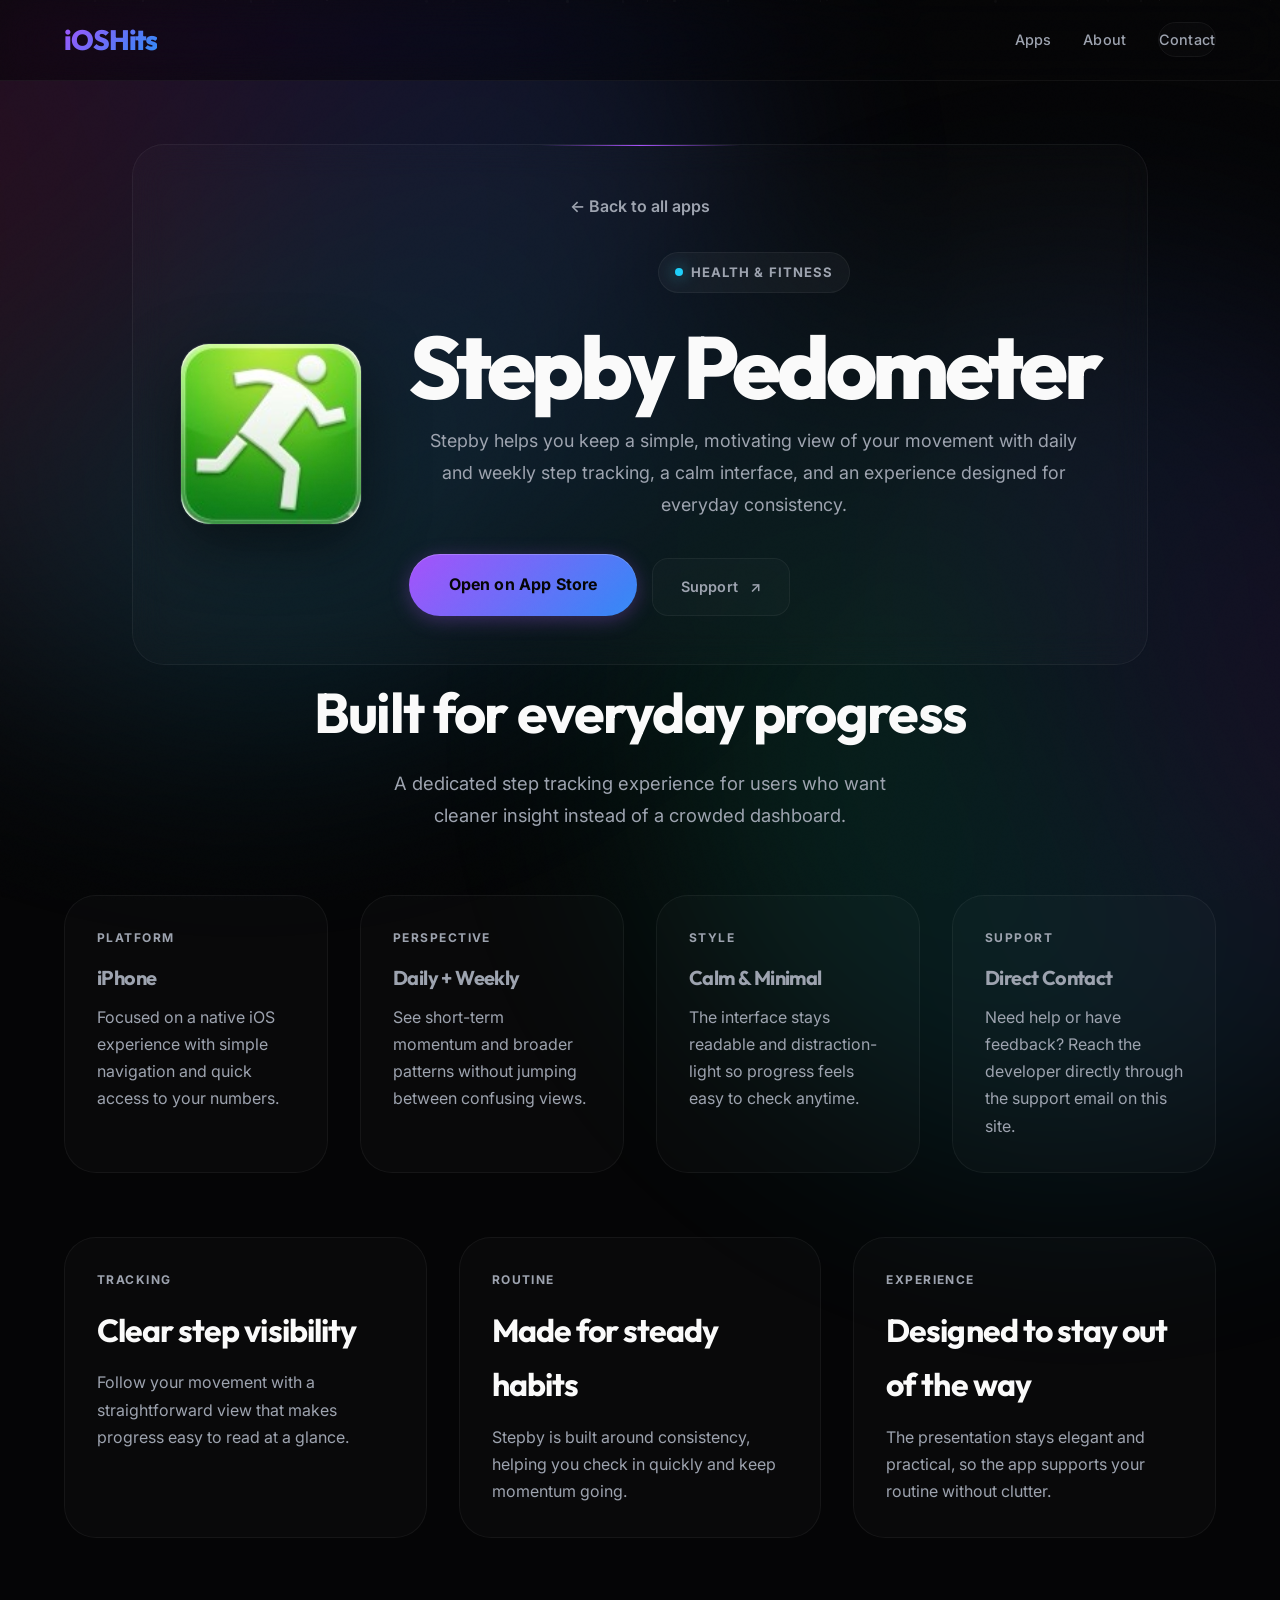
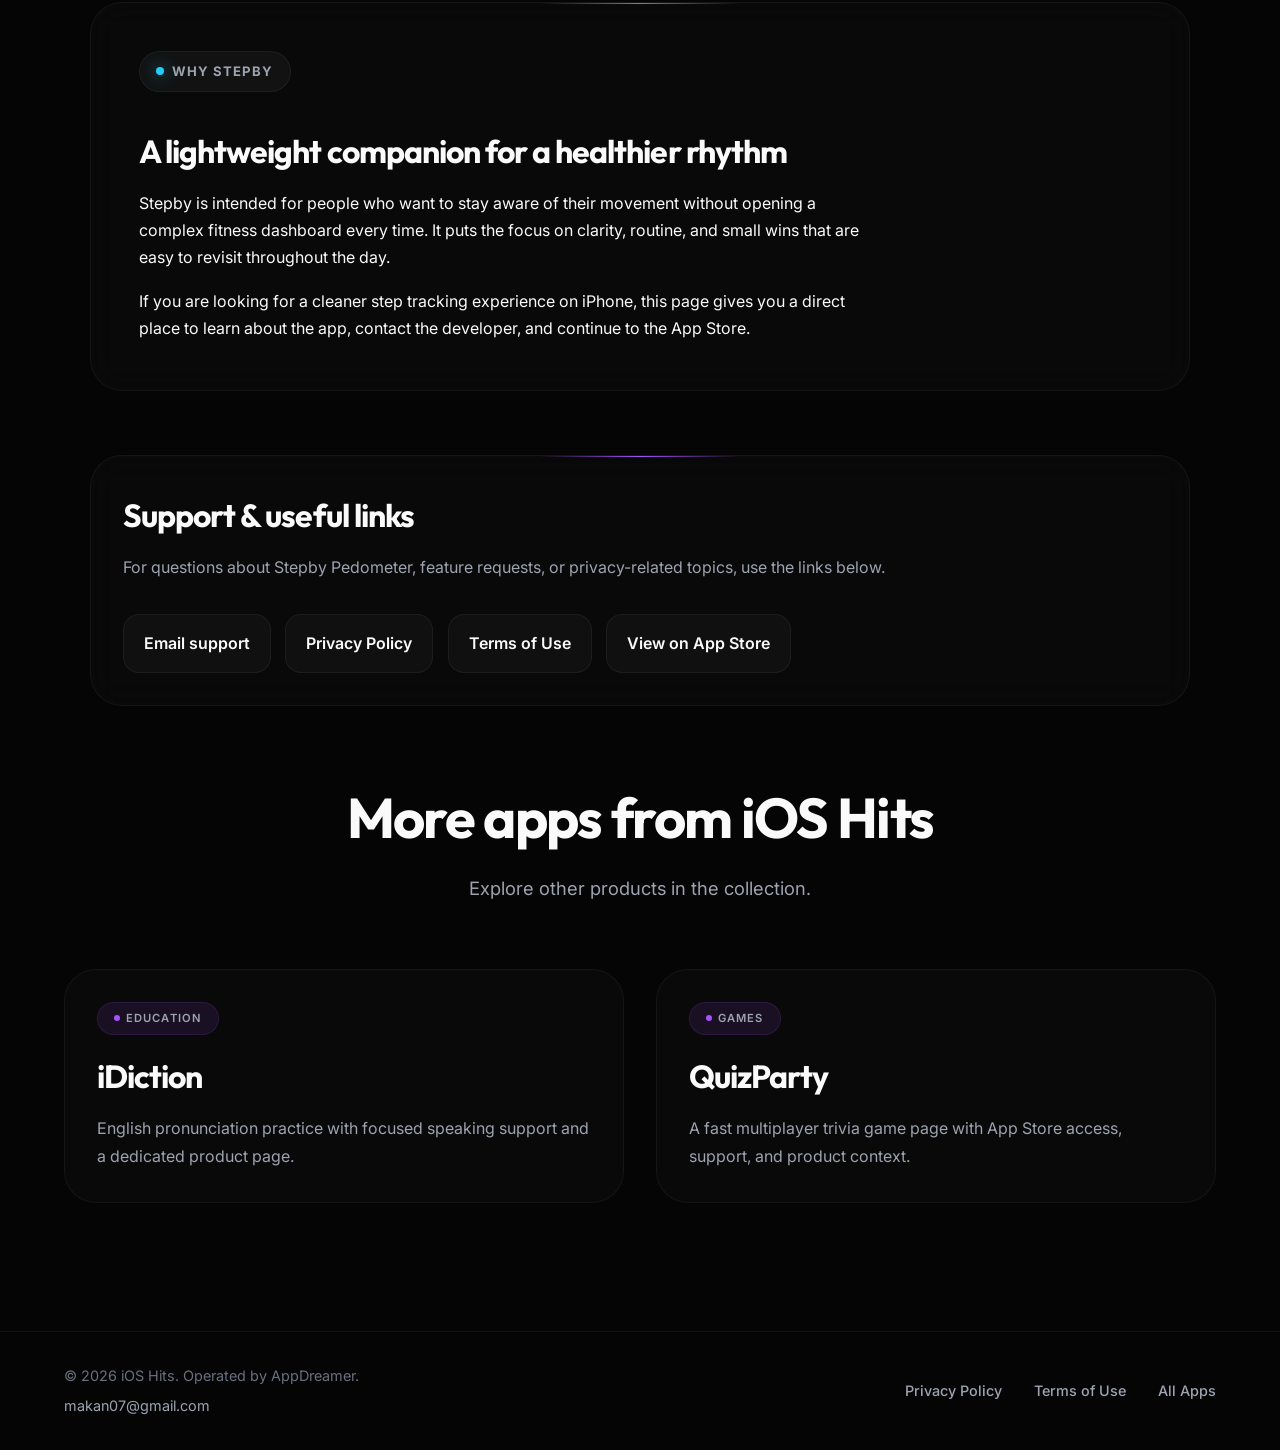
<file: stepby.html>
<!DOCTYPE html>
<html lang="en">

<head>
    <meta charset="UTF-8">
    <meta name="viewport" content="width=device-width, initial-scale=1.0">
    <title>Stepby Pedometer | Daily &amp; Weekly Step Tracking for iPhone</title>
    <meta name="description"
        content="Discover Stepby Pedometer, a clean iPhone step tracking app with daily and weekly views, simple progress tracking, and direct App Store access.">
    <meta name="robots" content="index, follow">
    <meta name="theme-color" content="#050507">
    <meta name="author" content="AppDreamer">

    <meta property="og:type" content="website">
    <meta property="og:url" content="https://ioshits.com/stepby.html">
    <meta property="og:title" content="Stepby Pedometer | Daily &amp; Weekly Step Tracking for iPhone">
    <meta property="og:description"
        content="Explore the dedicated Stepby Pedometer page with product details, support access, and the App Store link.">
    <meta property="og:image" content="https://ioshits.com/og-image.png">
    <meta property="og:site_name" content="iOS Hits">

    <meta name="twitter:card" content="summary_large_image">
    <meta name="twitter:url" content="https://ioshits.com/stepby.html">
    <meta name="twitter:title" content="Stepby Pedometer | Daily &amp; Weekly Step Tracking for iPhone">
    <meta name="twitter:description"
        content="Explore the dedicated Stepby Pedometer page with product details, support access, and the App Store link.">
    <meta name="twitter:image" content="https://ioshits.com/og-image.png">

    <link rel="canonical" href="https://ioshits.com/stepby.html">
    <link rel="icon" href="favicon.svg?v=20260322-1" type="image/svg+xml">
    <link rel="icon" href="favicon.svg?v=20260322-1" sizes="any">
    <link rel="apple-touch-icon" href="favicon.svg?v=20260322-1">
    <link rel="stylesheet" href="style.css?v=20260322-1">
    <link rel="preconnect" href="https://fonts.googleapis.com">
    <link rel="preconnect" href="https://fonts.gstatic.com" crossorigin>
    <link
        href="https://fonts.googleapis.com/css2?family=Outfit:wght@300;400;500;600;700;800&amp;family=Inter:wght@400;500;600;700&amp;display=swap"
        rel="stylesheet">

    <script type="application/ld+json">
    {
        "@context": "https://schema.org",
        "@type": "SoftwareApplication",
        "name": "Stepby Pedometer",
        "operatingSystem": "iOS",
        "applicationCategory": "HealthApplication",
        "url": "https://ioshits.com/stepby.html",
        "downloadUrl": "https://apps.apple.com/us/app/stepby-daily-weekly-pedometer/id1224976347",
        "publisher": {
            "@type": "Organization",
            "name": "AppDreamer"
        },
        "offers": {
            "@type": "Offer",
            "price": "0",
            "priceCurrency": "USD"
        }
    }
    </script>
</head>

<body>
    <div class="background-glob" aria-hidden="true"></div>
    <div class="background-glob-2" aria-hidden="true"></div>
    <div class="particles" aria-hidden="true" id="particles"></div>

    <header class="glass-header" id="header">
        <nav>
            <a href="index.html" class="logo" aria-label="iOS Hits Home">iOSHits</a>
            <button class="mobile-menu-toggle" aria-label="Toggle navigation menu" aria-expanded="false"
                aria-controls="nav-menu">
                <span></span>
                <span></span>
                <span></span>
            </button>
            <ul class="nav-links" id="nav-menu" role="navigation">
                <li><a href="index.html#apps">Apps</a></li>
                <li><a href="index.html#about">About</a></li>
                <li><a href="index.html#contact" class="cta-button">Contact</a></li>
            </ul>
        </nav>
    </header>

    <main class="app-main">
        <section class="hero app-hero">
            <div class="app-hero-card glass-panel hero-content">
                <a href="index.html#apps" class="back-link">← Back to all apps</a>
                <div class="app-hero-layout">
                    <div class="app-hero-icon">
                        <img src="stepby_icon_128.jpg" alt="Stepby Pedometer app icon" width="180" height="180">
                    </div>
                    <div class="app-hero-copy">
                        <span class="app-eyebrow">Health &amp; Fitness</span>
                        <h1>Stepby Pedometer</h1>
                        <p>Stepby helps you keep a simple, motivating view of your movement with daily and weekly step
                            tracking, a calm interface, and an experience designed for everyday consistency.</p>
                        <div class="app-hero-actions">
                            <a href="https://apps.apple.com/us/app/stepby-daily-weekly-pedometer/id1224976347"
                                target="_blank" rel="noopener noreferrer" class="primary-button">
                                <span>Open on App Store</span>
                            </a>
                            <a href="mailto:makan07@gmail.com?subject=Stepby%20Support" class="app-link app-link--secondary">
                                <span>Support</span>
                                <span class="arrow" aria-hidden="true">↗</span>
                            </a>
                        </div>
                    </div>
                </div>
            </div>
        </section>

        <section class="app-detail-section">
            <h2 class="section-title">Built for everyday progress</h2>
            <p class="section-subtitle">A dedicated step tracking experience for users who want cleaner insight instead
                of a crowded dashboard.</p>
            <div class="detail-facts-grid">
                <article class="glass-card detail-fact">
                    <p class="detail-label">Platform</p>
                    <p class="detail-value">iPhone</p>
                    <p>Focused on a native iOS experience with simple navigation and quick access to your numbers.</p>
                </article>
                <article class="glass-card detail-fact">
                    <p class="detail-label">Perspective</p>
                    <p class="detail-value">Daily + Weekly</p>
                    <p>See short-term momentum and broader patterns without jumping between confusing views.</p>
                </article>
                <article class="glass-card detail-fact">
                    <p class="detail-label">Style</p>
                    <p class="detail-value">Calm &amp; Minimal</p>
                    <p>The interface stays readable and distraction-light so progress feels easy to check anytime.</p>
                </article>
                <article class="glass-card detail-fact">
                    <p class="detail-label">Support</p>
                    <p class="detail-value">Direct Contact</p>
                    <p>Need help or have feedback? Reach the developer directly through the support email on this site.</p>
                </article>
            </div>
        </section>

        <section class="app-detail-section">
            <div class="feature-grid">
                <article class="glass-card feature-card">
                    <p class="feature-kicker">Tracking</p>
                    <h3>Clear step visibility</h3>
                    <p>Follow your movement with a straightforward view that makes progress easy to read at a glance.</p>
                </article>
                <article class="glass-card feature-card">
                    <p class="feature-kicker">Routine</p>
                    <h3>Made for steady habits</h3>
                    <p>Stepby is built around consistency, helping you check in quickly and keep momentum going.</p>
                </article>
                <article class="glass-card feature-card">
                    <p class="feature-kicker">Experience</p>
                    <h3>Designed to stay out of the way</h3>
                    <p>The presentation stays elegant and practical, so the app supports your routine without clutter.</p>
                </article>
            </div>
        </section>

        <section class="story-section glass-panel">
            <div class="story-copy">
                <span class="app-eyebrow">Why Stepby</span>
                <h2>A lightweight companion for a healthier rhythm</h2>
                <p>Stepby is intended for people who want to stay aware of their movement without opening a complex fitness
                    dashboard every time. It puts the focus on clarity, routine, and small wins that are easy to revisit
                    throughout the day.</p>
                <p>If you are looking for a cleaner step tracking experience on iPhone, this page gives you a direct place
                    to learn about the app, contact the developer, and continue to the App Store.</p>
            </div>
        </section>

        <section class="app-detail-section">
            <div class="support-panel glass-panel">
                <h2>Support &amp; useful links</h2>
                <p>For questions about Stepby Pedometer, feature requests, or privacy-related topics, use the links below.</p>
                <div class="support-links">
                    <a href="mailto:makan07@gmail.com?subject=Stepby%20Support">Email support</a>
                    <a href="privacy-policy.html">Privacy Policy</a>
                    <a href="terms-of-use.html">Terms of Use</a>
                    <a href="https://apps.apple.com/us/app/stepby-daily-weekly-pedometer/id1224976347" target="_blank"
                        rel="noopener noreferrer">View on App Store</a>
                </div>
            </div>
        </section>

        <section class="app-detail-section">
            <h2 class="section-title">More apps from iOS Hits</h2>
            <p class="section-subtitle">Explore other products in the collection.</p>
            <div class="related-grid">
                <a href="idiction.html" class="glass-card related-card">
                    <p class="app-tag">Education</p>
                    <h3>iDiction</h3>
                    <p>English pronunciation practice with focused speaking support and a dedicated product page.</p>
                </a>
                <a href="quizparty.html" class="glass-card related-card">
                    <p class="app-tag">Games</p>
                    <h3>QuizParty</h3>
                    <p>A fast multiplayer trivia game page with App Store access, support, and product context.</p>
                </a>
            </div>
        </section>
    </main>

    <footer>
        <div class="footer-meta">
            <p>© 2026 iOS Hits. Operated by AppDreamer.</p>
            <p><a href="mailto:makan07@gmail.com">makan07@gmail.com</a></p>
        </div>
        <nav class="footer-links" aria-label="Footer links">
            <a href="privacy-policy.html">Privacy Policy</a>
            <a href="terms-of-use.html">Terms of Use</a>
            <a href="index.html#apps">All Apps</a>
        </nav>
    </footer>

    <script src="script.js?v=20260322-1"></script>
</body>

</html>
</file>
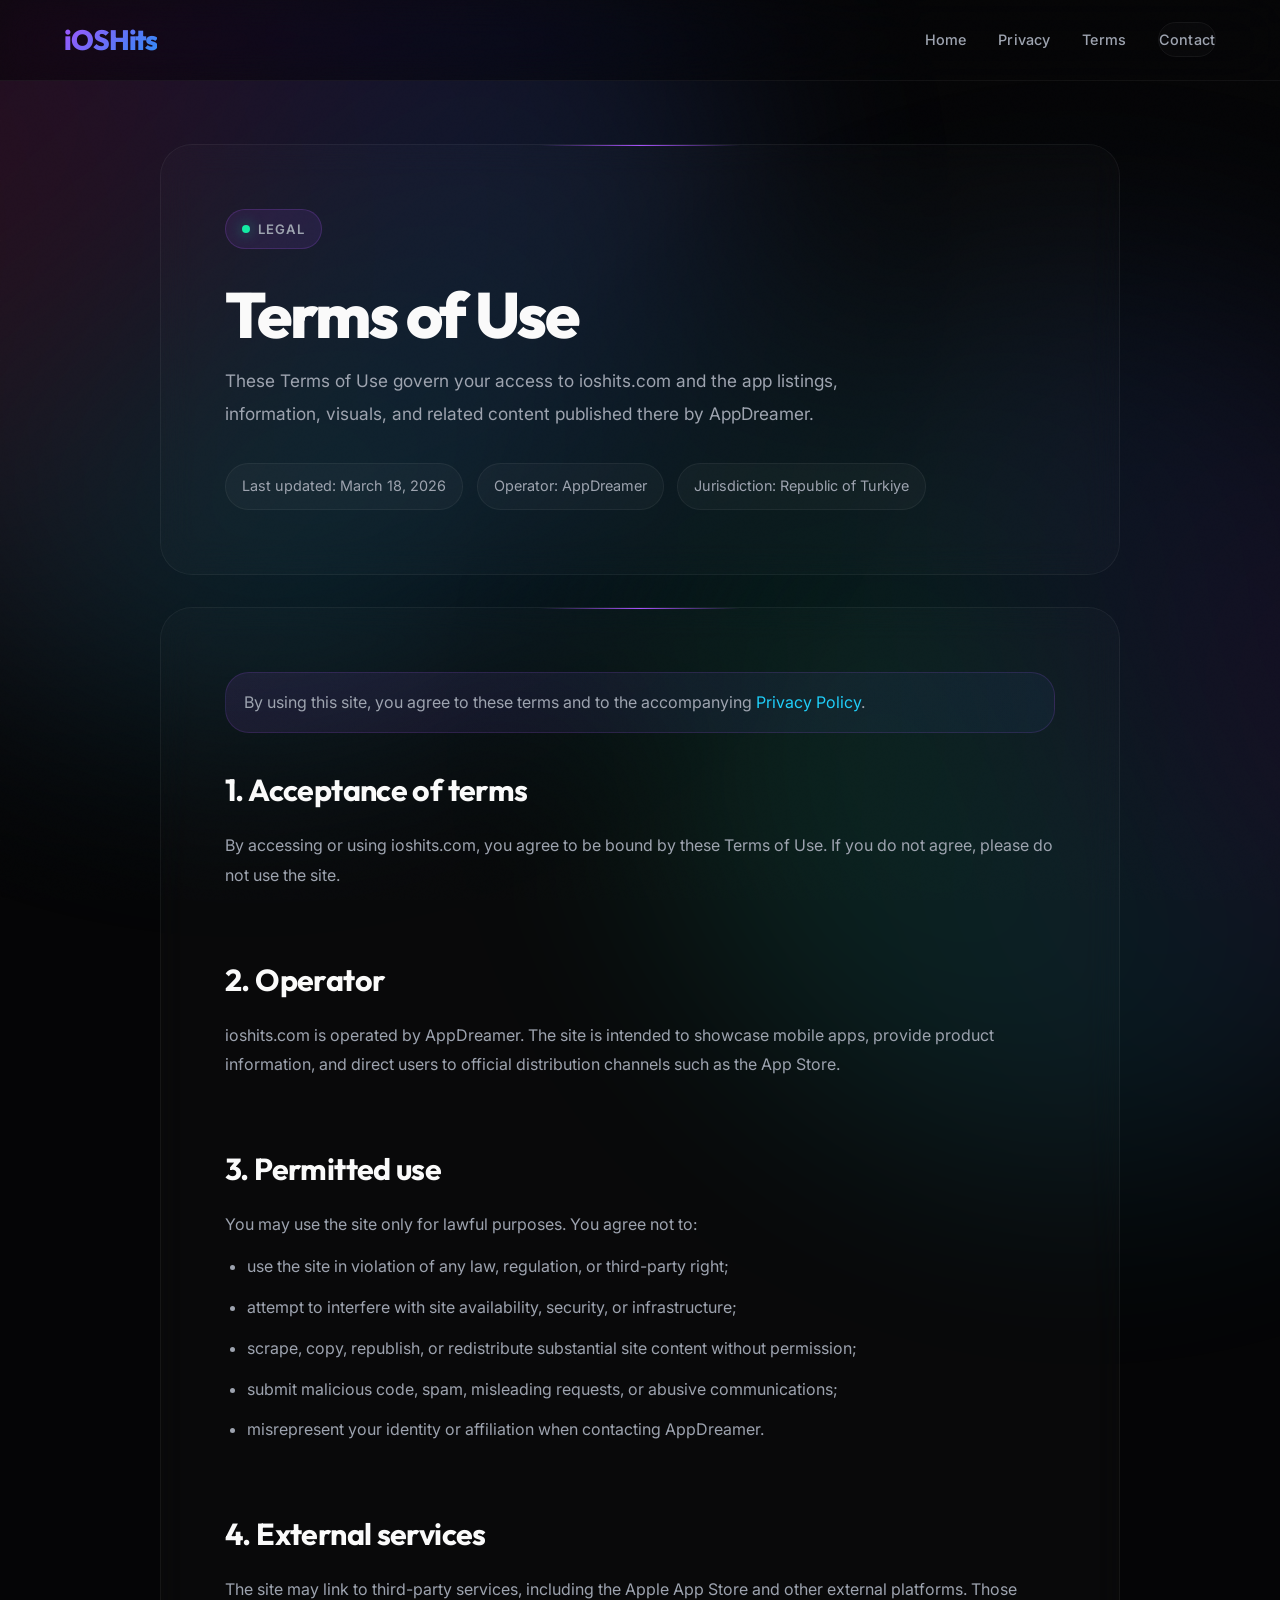
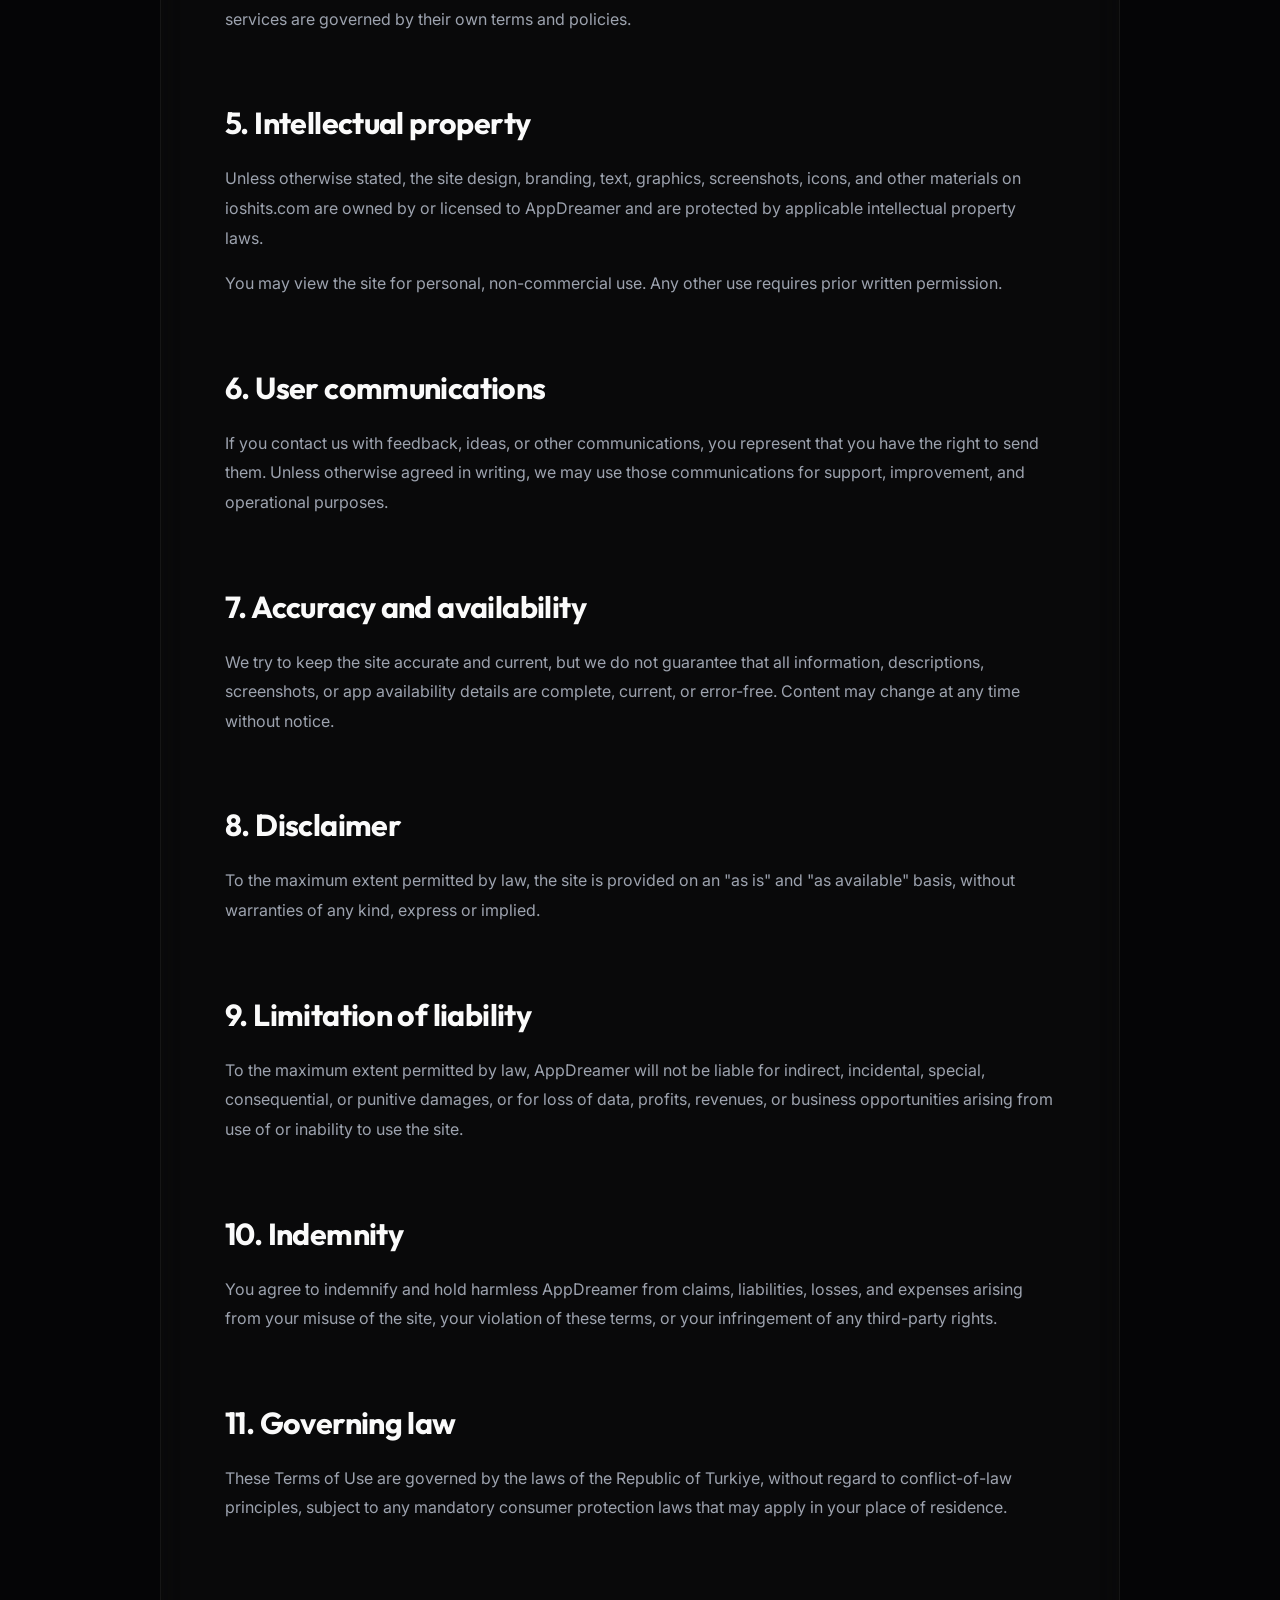
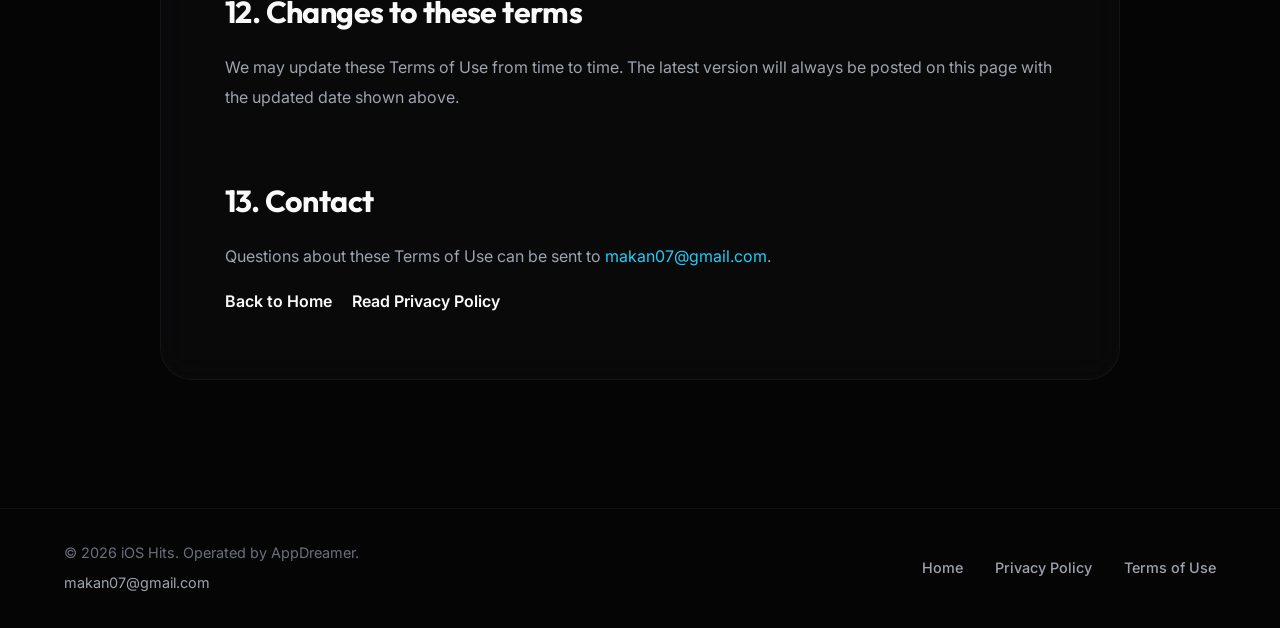
<file: terms-of-use.html>
<!DOCTYPE html>
<html lang="en">

<head>
    <meta charset="UTF-8">
    <meta name="viewport" content="width=device-width, initial-scale=1.0">
    <title>Terms of Use | iOS Hits</title>
    <meta name="description"
        content="Terms of Use for ioshits.com, including permitted use, intellectual property, disclaimers, and contact details for AppDreamer.">
    <meta name="robots" content="index, follow">
    <meta name="theme-color" content="#050507">
    <meta property="og:type" content="website">
    <meta property="og:url" content="https://ioshits.com/terms-of-use.html">
    <meta property="og:title" content="Terms of Use | iOS Hits">
    <meta property="og:description"
        content="Review the terms governing access to ioshits.com and related app showcase content.">
    <meta property="og:image" content="https://ioshits.com/og-image.png">
    <meta name="twitter:card" content="summary_large_image">
    <meta name="twitter:url" content="https://ioshits.com/terms-of-use.html">
    <meta name="twitter:title" content="Terms of Use | iOS Hits">
    <meta name="twitter:description"
        content="Review the terms governing access to ioshits.com and related app showcase content.">
    <meta name="twitter:image" content="https://ioshits.com/og-image.png">
    <link rel="canonical" href="https://ioshits.com/terms-of-use.html">
    <link rel="icon" href="favicon.svg?v=20260322-1" type="image/svg+xml">
    <link rel="icon" href="favicon.svg?v=20260322-1" sizes="any">
    <link rel="apple-touch-icon" href="favicon.svg?v=20260322-1">
    <link rel="stylesheet" href="style.css?v=20260322-1">
    <link rel="preconnect" href="https://fonts.googleapis.com">
    <link rel="preconnect" href="https://fonts.gstatic.com" crossorigin>
    <link
        href="https://fonts.googleapis.com/css2?family=Outfit:wght@300;400;500;600;700;800&amp;family=Inter:wght@400;500;600;700&amp;display=swap"
        rel="stylesheet">
</head>

<body>
    <div class="background-glob" aria-hidden="true"></div>
    <div class="background-glob-2" aria-hidden="true"></div>

    <header class="glass-header" id="header">
        <nav>
            <a href="./" class="logo" aria-label="iOS Hits Home">iOSHits</a>
            <ul class="nav-links legal-nav" id="nav-menu" role="navigation">
                <li><a href="./">Home</a></li>
                <li><a href="privacy-policy.html">Privacy</a></li>
                <li><a href="terms-of-use.html" aria-current="page">Terms</a></li>
                <li><a href="mailto:makan07@gmail.com" class="cta-button">Contact</a></li>
            </ul>
        </nav>
    </header>

    <main class="legal-main">
        <div class="legal-shell">
            <section class="legal-hero glass-panel">
                <span class="legal-eyebrow">Legal</span>
                <h1 class="legal-title">Terms of Use</h1>
                <p class="legal-summary">
                    These Terms of Use govern your access to ioshits.com and the app listings, information,
                    visuals, and related content published there by AppDreamer.
                </p>
                <div class="legal-meta">
                    <span>Last updated: March 18, 2026</span>
                    <span>Operator: AppDreamer</span>
                    <span>Jurisdiction: Republic of Turkiye</span>
                </div>
            </section>

            <section class="legal-card glass-panel">
                <div class="legal-note">
                    By using this site, you agree to these terms and to the accompanying
                    <a href="privacy-policy.html">Privacy Policy</a>.
                </div>

                <section class="legal-section">
                    <h2>1. Acceptance of terms</h2>
                    <p>
                        By accessing or using ioshits.com, you agree to be bound by these Terms of Use.
                        If you do not agree, please do not use the site.
                    </p>
                </section>

                <section class="legal-section">
                    <h2>2. Operator</h2>
                    <p>
                        ioshits.com is operated by AppDreamer. The site is intended to showcase mobile apps,
                        provide product information, and direct users to official distribution channels such as the App Store.
                    </p>
                </section>

                <section class="legal-section">
                    <h2>3. Permitted use</h2>
                    <p>You may use the site only for lawful purposes. You agree not to:</p>
                    <ul>
                        <li>use the site in violation of any law, regulation, or third-party right;</li>
                        <li>attempt to interfere with site availability, security, or infrastructure;</li>
                        <li>scrape, copy, republish, or redistribute substantial site content without permission;</li>
                        <li>submit malicious code, spam, misleading requests, or abusive communications;</li>
                        <li>misrepresent your identity or affiliation when contacting AppDreamer.</li>
                    </ul>
                </section>

                <section class="legal-section">
                    <h2>4. External services</h2>
                    <p>
                        The site may link to third-party services, including the Apple App Store and other external
                        platforms. Those services are governed by their own terms and policies.
                    </p>
                </section>

                <section class="legal-section">
                    <h2>5. Intellectual property</h2>
                    <p>
                        Unless otherwise stated, the site design, branding, text, graphics, screenshots, icons, and
                        other materials on ioshits.com are owned by or licensed to AppDreamer and are protected by
                        applicable intellectual property laws.
                    </p>
                    <p>
                        You may view the site for personal, non-commercial use. Any other use requires prior written permission.
                    </p>
                </section>

                <section class="legal-section">
                    <h2>6. User communications</h2>
                    <p>
                        If you contact us with feedback, ideas, or other communications, you represent that you have
                        the right to send them. Unless otherwise agreed in writing, we may use those communications for
                        support, improvement, and operational purposes.
                    </p>
                </section>

                <section class="legal-section">
                    <h2>7. Accuracy and availability</h2>
                    <p>
                        We try to keep the site accurate and current, but we do not guarantee that all information,
                        descriptions, screenshots, or app availability details are complete, current, or error-free.
                        Content may change at any time without notice.
                    </p>
                </section>

                <section class="legal-section">
                    <h2>8. Disclaimer</h2>
                    <p>
                        To the maximum extent permitted by law, the site is provided on an "as is" and "as available"
                        basis, without warranties of any kind, express or implied.
                    </p>
                </section>

                <section class="legal-section">
                    <h2>9. Limitation of liability</h2>
                    <p>
                        To the maximum extent permitted by law, AppDreamer will not be liable for indirect,
                        incidental, special, consequential, or punitive damages, or for loss of data, profits,
                        revenues, or business opportunities arising from use of or inability to use the site.
                    </p>
                </section>

                <section class="legal-section">
                    <h2>10. Indemnity</h2>
                    <p>
                        You agree to indemnify and hold harmless AppDreamer from claims, liabilities, losses, and
                        expenses arising from your misuse of the site, your violation of these terms, or your
                        infringement of any third-party rights.
                    </p>
                </section>

                <section class="legal-section">
                    <h2>11. Governing law</h2>
                    <p>
                        These Terms of Use are governed by the laws of the Republic of Turkiye, without regard to
                        conflict-of-law principles, subject to any mandatory consumer protection laws that may apply in
                        your place of residence.
                    </p>
                </section>

                <section class="legal-section">
                    <h2>12. Changes to these terms</h2>
                    <p>
                        We may update these Terms of Use from time to time. The latest version will always be posted
                        on this page with the updated date shown above.
                    </p>
                </section>

                <section class="legal-section">
                    <h2>13. Contact</h2>
                    <p>
                        Questions about these Terms of Use can be sent to
                        <a href="mailto:makan07@gmail.com">makan07@gmail.com</a>.
                    </p>
                    <div class="legal-inline-links">
                        <a href="./">Back to Home</a>
                        <a href="privacy-policy.html">Read Privacy Policy</a>
                    </div>
                </section>
            </section>
        </div>
    </main>

    <footer>
        <div class="footer-meta">
            <p>© 2026 iOS Hits. Operated by AppDreamer.</p>
            <p><a href="mailto:makan07@gmail.com">makan07@gmail.com</a></p>
        </div>
        <nav class="footer-links" aria-label="Footer links">
            <a href="./">Home</a>
            <a href="privacy-policy.html">Privacy Policy</a>
            <a href="terms-of-use.html" aria-current="page">Terms of Use</a>
        </nav>
    </footer>
</body>

</html>
</file>
<file: style.css>
/* =====================================================
   iOS HITS - ULTRA PREMIUM DESIGN SYSTEM
   Avant-Garde Minimalism meets Apple Aesthetics
   ===================================================== */

/* Custom Properties for Animated Gradients */
@property --gradient-angle {
    syntax: '<angle>';
    initial-value: 0deg;
    inherits: false;
}

@property --glow-opacity {
    syntax: '<number>';
    initial-value: 0;
    inherits: false;
}

:root {
    /* Core Colors - HSL for flexibility */
    --bg-primary: hsl(240, 10%, 2%);
    --bg-secondary: hsl(240, 8%, 4%);
    --bg-tertiary: hsl(240, 6%, 6%);

    /* Text Hierarchy */
    --text-primary: hsl(0, 0%, 98%);
    --text-secondary: hsl(220, 10%, 65%);
    --text-muted: hsl(220, 8%, 45%);

    /* Accent Palette - Refined & Harmonious */
    --accent-violet: hsl(270, 95%, 65%);
    --accent-blue: hsl(217, 91%, 60%);
    --accent-cyan: hsl(192, 95%, 55%);
    --accent-pink: hsl(330, 85%, 60%);
    --accent-emerald: hsl(160, 84%, 50%);

    /* Gradient Definitions */
    --gradient-primary: linear-gradient(135deg, var(--accent-violet), var(--accent-blue), var(--accent-cyan));
    --gradient-warm: linear-gradient(135deg, hsl(330, 85%, 60%), hsl(20, 90%, 55%));
    --gradient-aurora: linear-gradient(135deg,
            hsl(270, 95%, 65%) 0%,
            hsl(217, 91%, 60%) 25%,
            hsl(192, 95%, 55%) 50%,
            hsl(160, 84%, 50%) 75%,
            hsl(270, 95%, 65%) 100%);

    /* Glass Effects */
    --glass-bg: rgba(255, 255, 255, 0.02);
    --glass-bg-hover: rgba(255, 255, 255, 0.05);
    --glass-border: rgba(255, 255, 255, 0.05);
    --glass-border-hover: rgba(255, 255, 255, 0.1);

    /* Shadows */
    --shadow-sm: 0 2px 8px rgba(0, 0, 0, 0.3);
    --shadow-md: 0 8px 32px rgba(0, 0, 0, 0.4);
    --shadow-lg: 0 20px 60px rgba(0, 0, 0, 0.5);
    --shadow-glow: 0 0 60px rgba(168, 85, 247, 0.15);

    /* Typography */
    --font-display: 'Outfit', system-ui, -apple-system, sans-serif;
    --font-body: 'Inter', system-ui, -apple-system, sans-serif;

    /* Spacing Scale */
    --space-xs: 0.25rem;
    --space-sm: 0.5rem;
    --space-md: 1rem;
    --space-lg: 2rem;
    --space-xl: 4rem;
    --space-2xl: 8rem;

    /* Animation */
    --ease-out-expo: cubic-bezier(0.16, 1, 0.3, 1);
    --ease-out-quart: cubic-bezier(0.25, 1, 0.5, 1);
    --duration-fast: 150ms;
    --duration-normal: 300ms;
    --duration-slow: 500ms;

    /* Borders */
    --radius-sm: 8px;
    --radius-md: 16px;
    --radius-lg: 24px;
    --radius-xl: 32px;
    --radius-full: 9999px;
}

/* =====================================================
   BASE STYLES
   ===================================================== */
*,
*::before,
*::after {
    margin: 0;
    padding: 0;
    box-sizing: border-box;
}

html {
    scroll-behavior: smooth;
    -webkit-font-smoothing: antialiased;
    -moz-osx-font-smoothing: grayscale;
}

body {
    background: var(--bg-primary);
    color: var(--text-primary);
    font-family: var(--font-body);
    font-size: 16px;
    line-height: 1.7;
    overflow-x: hidden;
    min-height: 100vh;
}

/* Selection */
::selection {
    background: rgba(168, 85, 247, 0.4);
    color: var(--text-primary);
}

/* Custom Scrollbar */
::-webkit-scrollbar {
    width: 6px;
}

::-webkit-scrollbar-track {
    background: transparent;
}

::-webkit-scrollbar-thumb {
    background: rgba(255, 255, 255, 0.1);
    border-radius: var(--radius-full);
}

::-webkit-scrollbar-thumb:hover {
    background: rgba(255, 255, 255, 0.2);
}

/* =====================================================
   AMBIENT BACKGROUND SYSTEM
   ===================================================== */

/* Noise Texture */
body::before {
    content: '';
    position: fixed;
    inset: 0;
    background-image: url("data:image/svg+xml,%3Csvg viewBox='0 0 512 512' xmlns='http://www.w3.org/2000/svg'%3E%3Cfilter id='n'%3E%3CfeTurbulence type='fractalNoise' baseFrequency='0.7' numOctaves='4' stitchTiles='stitch'/%3E%3C/filter%3E%3Crect width='100%25' height='100%25' filter='url(%23n)'/%3E%3C/svg%3E");
    opacity: 0.025;
    pointer-events: none;
    z-index: 10000;
    mix-blend-mode: overlay;
}

/* Grid Pattern Overlay */
body::after {
    content: '';
    position: fixed;
    inset: 0;
    background-image:
        linear-gradient(rgba(255, 255, 255, 0.01) 1px, transparent 1px),
        linear-gradient(90deg, rgba(255, 255, 255, 0.01) 1px, transparent 1px);
    background-size: 60px 60px;
    pointer-events: none;
    z-index: -1;
    opacity: 0.5;
}

/* Aurora Background */
.background-glob {
    position: fixed;
    top: -30%;
    left: -20%;
    width: 80vw;
    height: 80vw;
    max-width: 1000px;
    max-height: 1000px;
    background: conic-gradient(from var(--gradient-angle),
            var(--accent-violet) 0%,
            var(--accent-blue) 25%,
            var(--accent-cyan) 50%,
            var(--accent-pink) 75%,
            var(--accent-violet) 100%);
    border-radius: 50%;
    filter: blur(120px);
    opacity: 0.15;
    z-index: -2;
    animation: aurora-rotate 30s linear infinite;
    will-change: transform;
}

.background-glob-2 {
    position: fixed;
    bottom: -30%;
    right: -20%;
    width: 70vw;
    height: 70vw;
    max-width: 900px;
    max-height: 900px;
    background: conic-gradient(from calc(var(--gradient-angle) + 180deg),
            var(--accent-cyan) 0%,
            var(--accent-emerald) 25%,
            var(--accent-blue) 50%,
            var(--accent-violet) 75%,
            var(--accent-cyan) 100%);
    border-radius: 50%;
    filter: blur(120px);
    opacity: 0.12;
    z-index: -2;
    animation: aurora-rotate 40s linear infinite reverse;
    will-change: transform;
}

/* Central Glow */
.background-glob::after {
    content: '';
    position: fixed;
    top: 50%;
    left: 50%;
    transform: translate(-50%, -50%);
    width: 50vw;
    height: 50vw;
    max-width: 600px;
    max-height: 600px;
    background: radial-gradient(circle, var(--accent-violet) 0%, transparent 70%);
    opacity: 0.08;
    filter: blur(80px);
    animation: pulse-glow 8s ease-in-out infinite;
}

@keyframes aurora-rotate {
    from {
        --gradient-angle: 0deg;
    }

    to {
        --gradient-angle: 360deg;
    }
}

@keyframes pulse-glow {

    0%,
    100% {
        opacity: 0.05;
        transform: translate(-50%, -50%) scale(1);
    }

    50% {
        opacity: 0.1;
        transform: translate(-50%, -50%) scale(1.1);
    }
}

/* Floating Particles */
.particles {
    position: fixed;
    inset: 0;
    pointer-events: none;
    z-index: -1;
    overflow: hidden;
}

.particle {
    position: absolute;
    width: 2px;
    height: 2px;
    background: rgba(255, 255, 255, 0.3);
    border-radius: 50%;
    animation: float-particle 20s linear infinite;
}

@keyframes float-particle {
    0% {
        transform: translateY(100vh) translateX(0);
        opacity: 0;
    }

    10% {
        opacity: 1;
    }

    90% {
        opacity: 1;
    }

    100% {
        transform: translateY(-100vh) translateX(100px);
        opacity: 0;
    }
}

/* =====================================================
   GLASS HEADER
   ===================================================== */
.glass-header {
    position: fixed;
    top: 0;
    left: 0;
    right: 0;
    z-index: 1000;
    padding: var(--space-md) 5%;
    background: rgba(5, 5, 8, 0.6);
    backdrop-filter: blur(24px) saturate(180%);
    -webkit-backdrop-filter: blur(24px) saturate(180%);
    border-bottom: 1px solid var(--glass-border);
    transition: all var(--duration-normal) var(--ease-out-expo);
}

.glass-header.scrolled {
    padding: 0.75rem 5%;
    background: rgba(5, 5, 8, 0.85);
    box-shadow: var(--shadow-md);
}

.glass-header nav {
    max-width: 1400px;
    margin: 0 auto;
    display: flex;
    align-items: center;
    justify-content: space-between;
}

/* Logo */
.logo {
    font-family: var(--font-display);
    font-weight: 800;
    font-size: 1.75rem;
    letter-spacing: -0.04em;
    text-decoration: none;
    background: var(--gradient-primary);
    background-size: 200% auto;
    -webkit-background-clip: text;
    -webkit-text-fill-color: transparent;
    background-clip: text;
    transition: all var(--duration-normal) var(--ease-out-expo);
    position: relative;
}

.logo::before {
    content: '';
    position: absolute;
    inset: -8px -16px;
    background: var(--gradient-primary);
    opacity: 0;
    filter: blur(20px);
    transition: opacity var(--duration-normal);
    z-index: -1;
}

.logo:hover {
    background-position: 100% center;
}

.logo:hover::before {
    opacity: 0.3;
}

/* Navigation */
.nav-links {
    list-style: none;
    display: flex;
    align-items: center;
    gap: var(--space-lg);
}

.nav-links a {
    color: var(--text-secondary);
    text-decoration: none;
    font-size: 0.9rem;
    font-weight: 500;
    letter-spacing: 0.01em;
    padding: var(--space-sm) 0;
    position: relative;
    transition: color var(--duration-normal) var(--ease-out-expo);
}

.nav-links a:not(.cta-button)::after {
    content: '';
    position: absolute;
    bottom: 0;
    left: 0;
    width: 0;
    height: 2px;
    background: var(--gradient-primary);
    border-radius: var(--radius-full);
    transition: width var(--duration-normal) var(--ease-out-expo);
}

.nav-links a:hover {
    color: var(--text-primary);
}

.nav-links a:not(.cta-button):hover::after {
    width: 100%;
}

/* CTA Button */
.cta-button {
    padding: 0.6rem 1.5rem;
    background: var(--glass-bg);
    border: 1px solid var(--glass-border);
    border-radius: var(--radius-full);
    position: relative;
    overflow: hidden;
    transition: all var(--duration-normal) var(--ease-out-expo);
}

.cta-button::before {
    content: '';
    position: absolute;
    inset: 0;
    background: var(--gradient-primary);
    opacity: 0;
    transition: opacity var(--duration-normal);
}

.cta-button:hover {
    border-color: transparent;
    transform: translateY(-2px);
    box-shadow: 0 8px 30px rgba(168, 85, 247, 0.25);
    color: var(--text-primary);
}

.cta-button:hover::before {
    opacity: 1;
}

.cta-button:hover::after {
    display: none;
}

/* Mobile Menu */
.mobile-menu-toggle {
    display: none;
    flex-direction: column;
    gap: 6px;
    background: none;
    border: none;
    cursor: pointer;
    padding: var(--space-sm);
    z-index: 1001;
}

.mobile-menu-toggle span {
    width: 24px;
    height: 2px;
    background: var(--text-primary);
    border-radius: var(--radius-full);
    transition: all var(--duration-normal) var(--ease-out-expo);
    transform-origin: center;
}

.mobile-menu-toggle.active span:nth-child(1) {
    transform: rotate(45deg) translate(6px, 6px);
}

.mobile-menu-toggle.active span:nth-child(2) {
    opacity: 0;
    transform: scaleX(0);
}

.mobile-menu-toggle.active span:nth-child(3) {
    transform: rotate(-45deg) translate(6px, -6px);
}

/* =====================================================
   HERO SECTION
   ===================================================== */
.hero {
    min-height: 100vh;
    display: flex;
    align-items: center;
    justify-content: center;
    text-align: center;
    padding: var(--space-xl) var(--space-lg);
    position: relative;
    overflow: hidden;
}

.hero.hero-compact {
    min-height: 55vh;
    padding: 10rem var(--space-lg) var(--space-xl);
}

.hero-content {
    max-width: 1000px;
    position: relative;
    z-index: 1;
}

/* Hero Badge */
.hero-badge {
    display: inline-flex;
    align-items: center;
    gap: var(--space-sm);
    padding: 0.5rem 1.25rem;
    background: rgba(168, 85, 247, 0.1);
    border: 1px solid rgba(168, 85, 247, 0.2);
    border-radius: var(--radius-full);
    font-size: 0.85rem;
    font-weight: 500;
    color: var(--text-secondary);
    margin-bottom: var(--space-lg);
    animation: fade-up 0.8s var(--ease-out-expo) both;
    backdrop-filter: blur(8px);
}

.badge-dot {
    width: 8px;
    height: 8px;
    background: var(--accent-emerald);
    border-radius: 50%;
    box-shadow: 0 0 12px var(--accent-emerald);
    animation: pulse-dot 2s ease-in-out infinite;
}

@keyframes pulse-dot {

    0%,
    100% {
        transform: scale(1);
        opacity: 1;
    }

    50% {
        transform: scale(1.3);
        opacity: 0.6;
    }
}

/* Hero Title */
.hero h1 {
    font-family: var(--font-display);
    font-size: clamp(2.75rem, 8vw, 5.5rem);
    font-weight: 800;
    line-height: 1.05;
    letter-spacing: -0.05em;
    margin-bottom: var(--space-lg);
    animation: fade-up 0.8s var(--ease-out-expo) 0.1s both;
}

.hero.hero-compact h1 {
    font-size: clamp(2.25rem, 6vw, 4rem);
    margin-bottom: var(--space-md);
}

/* Gradient Text */
.gradient-text {
    background: var(--gradient-primary);
    background-size: 300% auto;
    -webkit-background-clip: text;
    -webkit-text-fill-color: transparent;
    background-clip: text;
    animation: gradient-flow 6s ease infinite;
    position: relative;
}

.gradient-text::after {
    content: attr(data-text);
    position: absolute;
    left: 0;
    top: 0;
    background: var(--gradient-primary);
    background-size: 300% auto;
    -webkit-background-clip: text;
    -webkit-text-fill-color: transparent;
    background-clip: text;
    animation: gradient-flow 6s ease infinite;
    filter: blur(30px);
    opacity: 0.5;
    z-index: -1;
}

@keyframes gradient-flow {

    0%,
    100% {
        background-position: 0% center;
    }

    50% {
        background-position: 100% center;
    }
}

.hero p {
    font-size: 1.2rem;
    color: var(--text-secondary);
    max-width: 600px;
    margin: 0 auto;
    line-height: 1.8;
    animation: fade-up 0.8s var(--ease-out-expo) 0.2s both;
}

.hero.hero-compact p {
    font-size: 1.1rem;
}

@keyframes fade-up {
    from {
        opacity: 0;
        transform: translateY(30px);
    }

    to {
        opacity: 1;
        transform: translateY(0);
    }
}

/* =====================================================
   APPS SECTION - BENTO GRID
   ===================================================== */
.apps-section {
    padding: var(--space-2xl) 5%;
    position: relative;
}

.section-title {
    font-family: var(--font-display);
    font-size: clamp(2rem, 5vw, 3.5rem);
    font-weight: 700;
    letter-spacing: -0.03em;
    text-align: center;
    margin-bottom: var(--space-sm);
}

.section-subtitle {
    text-align: center;
    color: var(--text-secondary);
    font-size: 1.15rem;
    max-width: 550px;
    margin: 0 auto var(--space-xl);
    line-height: 1.7;
}

/* Bento Grid */
.apps-grid {
    display: grid;
    grid-template-columns: repeat(3, 1fr);
    gap: var(--space-lg);
    max-width: 1300px;
    margin: 0 auto;
}

/* Glass Card - Premium Edition */
.glass-card {
    background: var(--glass-bg);
    border: 1px solid var(--glass-border);
    border-radius: var(--radius-xl);
    padding: var(--space-lg);
    position: relative;
    overflow: hidden;
    transition: all var(--duration-slow) var(--ease-out-expo);
    display: flex;
    flex-direction: column;
    contain: layout;
}

/* Animated Border Gradient */
.glass-card::before {
    content: '';
    position: absolute;
    inset: 0;
    padding: 1px;
    border-radius: inherit;
    background: linear-gradient(var(--gradient-angle),
            transparent 0%,
            rgba(168, 85, 247, 0.5) 25%,
            rgba(59, 130, 246, 0.5) 50%,
            transparent 75%);
    -webkit-mask: linear-gradient(#fff 0 0) content-box, linear-gradient(#fff 0 0);
    mask: linear-gradient(#fff 0 0) content-box, linear-gradient(#fff 0 0);
    -webkit-mask-composite: xor;
    mask-composite: exclude;
    opacity: 0;
    transition: opacity var(--duration-slow);
    animation: border-rotate 4s linear infinite paused;
}

/* Mouse-Following Glow */
.glass-card::after {
    content: '';
    position: absolute;
    inset: 0;
    background: radial-gradient(600px circle at var(--mouse-x, 50%) var(--mouse-y, 50%),
            rgba(168, 85, 247, 0.1) 0%,
            transparent 40%);
    opacity: 0;
    transition: opacity var(--duration-normal);
    pointer-events: none;
}

.glass-card:hover {
    transform: translateY(-12px) scale(1.02);
    background: var(--glass-bg-hover);
    border-color: transparent;
    box-shadow:
        var(--shadow-lg),
        0 0 80px rgba(168, 85, 247, 0.1),
        inset 0 1px 0 rgba(255, 255, 255, 0.05);
}

.glass-card:hover::before {
    opacity: 1;
    animation-play-state: running;
}

.glass-card:hover::after {
    opacity: 1;
}

@keyframes border-rotate {
    from {
        --gradient-angle: 0deg;
    }

    to {
        --gradient-angle: 360deg;
    }
}

/* Featured Card - First App */
.apps-grid .glass-card:first-child {
    grid-row: span 1;
}

/* App Icon */
.app-icon {
    width: 80px;
    height: 80px;
    border-radius: 20px;
    margin-bottom: var(--space-lg);
    display: flex;
    align-items: center;
    justify-content: center;
    font-family: var(--font-display);
    font-weight: 800;
    font-size: 1.5rem;
    color: white;
    position: relative;
    overflow: hidden;
    box-shadow:
        var(--shadow-md),
        0 0 0 1px rgba(255, 255, 255, 0.1),
        inset 0 1px 0 rgba(255, 255, 255, 0.2);
    transition: all var(--duration-normal) var(--ease-out-expo);
}

.app-icon--quizparty {
    background: var(--gradient-warm);
}

.app-icon::after {
    content: '';
    position: absolute;
    inset: 0;
    background: linear-gradient(135deg, rgba(255, 255, 255, 0.2) 0%, transparent 50%);
    pointer-events: none;
}

.glass-card:hover .app-icon {
    transform: scale(1.08) rotate(-2deg);
    box-shadow:
        0 15px 40px rgba(0, 0, 0, 0.4),
        0 0 30px rgba(168, 85, 247, 0.2);
}

.app-icon img {
    width: 100%;
    height: 100%;
    object-fit: cover;
    border-radius: inherit;
}

/* App Info */
.app-info {
    flex: 1;
    display: flex;
    flex-direction: column;
}

.app-info h3 {
    font-family: var(--font-display);
    font-size: 1.5rem;
    font-weight: 700;
    letter-spacing: -0.02em;
    margin-bottom: var(--space-sm);
    transition: color var(--duration-normal);
}

.glass-card:hover .app-info h3 {
    background: var(--gradient-primary);
    -webkit-background-clip: text;
    -webkit-text-fill-color: transparent;
    background-clip: text;
}

/* Category Tag */
.app-tag {
    display: inline-flex;
    align-items: center;
    gap: 6px;
    width: fit-content;
    padding: 0.4rem 1rem;
    font-size: 0.7rem;
    font-weight: 600;
    text-transform: uppercase;
    letter-spacing: 0.1em;
    color: var(--accent-violet);
    background: rgba(168, 85, 247, 0.1);
    border: 1px solid rgba(168, 85, 247, 0.15);
    border-radius: var(--radius-full);
    margin-bottom: var(--space-md);
}

.app-tag::before {
    content: '';
    width: 6px;
    height: 6px;
    background: var(--accent-violet);
    border-radius: 50%;
}

/* Description */
.app-desc {
    color: var(--text-secondary);
    font-size: 0.95rem;
    line-height: 1.7;
    margin-bottom: var(--space-lg);
    flex: 1;
}

/* App Store Button */
.app-link {
    display: inline-flex;
    align-items: center;
    justify-content: center;
    gap: 0.75rem;
    padding: 1rem 1.75rem;
    background: rgba(255, 255, 255, 0.03);
    border: 1px solid var(--glass-border);
    border-radius: var(--radius-md);
    color: var(--text-primary);
    text-decoration: none;
    font-weight: 600;
    font-size: 0.9rem;
    letter-spacing: 0.01em;
    margin-top: auto;
    position: relative;
    overflow: hidden;
    transition: all var(--duration-normal) var(--ease-out-expo);
}

.app-link::before {
    content: '';
    position: absolute;
    inset: 0;
    background: var(--gradient-primary);
    opacity: 0;
    transition: opacity var(--duration-normal);
}

.app-link span {
    position: relative;
    z-index: 1;
}

.app-link .arrow {
    transition: transform var(--duration-normal) var(--ease-out-expo);
}

.app-link:hover {
    border-color: transparent;
    transform: translateY(-3px);
    box-shadow: 0 10px 30px rgba(168, 85, 247, 0.3);
    color: var(--bg-primary);
}

.app-link:hover::before {
    opacity: 1;
}

.app-link:hover .arrow {
    transform: translateX(5px);
}

/* Coming Soon */
.coming-soon-badge {
    display: inline-flex;
    align-items: center;
    gap: 0.5rem;
    padding: 0.875rem 1.5rem;
    background: rgba(255, 255, 255, 0.02);
    border: 1px dashed rgba(255, 255, 255, 0.1);
    border-radius: var(--radius-md);
    color: var(--text-muted);
    font-size: 0.9rem;
    font-weight: 500;
    margin-top: auto;
}

.coming-soon-badge::before {
    content: '✨';
    font-size: 1rem;
}

/* =====================================================
   ABOUT SECTION
   ===================================================== */
.glass-panel {
    background: var(--glass-bg);
    border: 1px solid var(--glass-border);
    border-radius: var(--radius-xl);
    backdrop-filter: blur(16px);
    -webkit-backdrop-filter: blur(16px);
    position: relative;
    overflow: hidden;
}

.glass-panel::before {
    content: '';
    position: absolute;
    top: 0;
    left: 50%;
    transform: translateX(-50%);
    width: 200px;
    height: 1px;
    background: linear-gradient(90deg, transparent, var(--accent-violet), transparent);
}

.about-section {
    max-width: 900px;
    margin: var(--space-xl) auto;
    text-align: center;
    padding: var(--space-xl) var(--space-lg);
}

.about-section h2 {
    font-family: var(--font-display);
    font-size: 2rem;
    font-weight: 700;
    letter-spacing: -0.02em;
    margin-bottom: var(--space-md);
}

.about-section p {
    color: var(--text-secondary);
    font-size: 1.1rem;
    line-height: 1.8;
    max-width: 600px;
    margin: 0 auto;
}

/* Tech Stack */
.tech-stack {
    display: flex;
    justify-content: center;
    flex-wrap: wrap;
    gap: var(--space-sm);
    margin-top: var(--space-lg);
}

.tech-item {
    padding: 0.5rem 1.25rem;
    background: rgba(255, 255, 255, 0.03);
    border: 1px solid var(--glass-border);
    border-radius: var(--radius-full);
    font-size: 0.85rem;
    font-weight: 500;
    color: var(--text-secondary);
    transition: all var(--duration-normal) var(--ease-out-expo);
}

.tech-item:hover {
    background: rgba(168, 85, 247, 0.1);
    border-color: rgba(168, 85, 247, 0.3);
    color: var(--text-primary);
    transform: translateY(-2px);
}

/* =====================================================
   CONTACT SECTION
   ===================================================== */
.contact-section {
    max-width: 900px;
    margin: var(--space-xl) auto var(--space-2xl);
    text-align: center;
    padding: var(--space-xl) var(--space-lg);
}

.contact-section::after {
    content: '';
    position: absolute;
    bottom: 0;
    left: 50%;
    transform: translateX(-50%);
    width: 60%;
    height: 50%;
    background: radial-gradient(ellipse at center bottom, rgba(168, 85, 247, 0.1) 0%, transparent 70%);
    pointer-events: none;
}

.contact-section h2 {
    font-family: var(--font-display);
    font-size: 2rem;
    font-weight: 700;
    letter-spacing: -0.02em;
    margin-bottom: var(--space-md);
}

.contact-section p {
    color: var(--text-secondary);
    font-size: 1.1rem;
    margin-bottom: var(--space-lg);
}

/* Primary Button */
.primary-button {
    display: inline-flex;
    align-items: center;
    justify-content: center;
    gap: 0.75rem;
    padding: 1.1rem 2.5rem;
    background: var(--gradient-primary);
    background-size: 200% auto;
    color: var(--bg-primary);
    text-decoration: none;
    font-weight: 700;
    font-size: 1rem;
    letter-spacing: 0.01em;
    border: none;
    border-radius: var(--radius-full);
    cursor: pointer;
    position: relative;
    overflow: hidden;
    transition: all var(--duration-normal) var(--ease-out-expo);
    box-shadow:
        0 4px 20px rgba(168, 85, 247, 0.3),
        inset 0 1px 0 rgba(255, 255, 255, 0.2);
}

.primary-button::before {
    content: '';
    position: absolute;
    inset: 0;
    background: linear-gradient(135deg, rgba(255, 255, 255, 0.2) 0%, transparent 50%);
    opacity: 0;
    transition: opacity var(--duration-normal);
}

.primary-button:hover {
    transform: translateY(-4px) scale(1.02);
    background-position: 100% center;
    box-shadow:
        0 15px 40px rgba(168, 85, 247, 0.4),
        inset 0 1px 0 rgba(255, 255, 255, 0.3);
}

.primary-button:hover::before {
    opacity: 1;
}

.primary-button span {
    position: relative;
    z-index: 1;
}

/* =====================================================
   FOOTER
   ===================================================== */
footer {
    padding: var(--space-lg) 5%;
    border-top: 1px solid var(--glass-border);
    display: flex;
    justify-content: space-between;
    align-items: center;
    max-width: 1400px;
    margin: 0 auto;
    color: var(--text-muted);
    font-size: 0.9rem;
}

.footer-meta {
    display: flex;
    flex-direction: column;
    gap: 0.35rem;
}

.footer-meta a {
    color: var(--text-secondary);
    text-decoration: none;
    transition: color var(--duration-normal) var(--ease-out-expo);
}

.footer-meta a:hover {
    color: var(--text-primary);
}

.footer-links {
    display: flex;
    gap: var(--space-lg);
    flex-wrap: wrap;
}

.footer-links a {
    color: var(--text-secondary);
    text-decoration: none;
    font-weight: 500;
    transition: all var(--duration-normal) var(--ease-out-expo);
    position: relative;
}

.footer-links a::after {
    content: '';
    position: absolute;
    bottom: -4px;
    left: 0;
    width: 0;
    height: 1px;
    background: var(--gradient-primary);
    transition: width var(--duration-normal) var(--ease-out-expo);
}

.footer-links a:hover {
    color: var(--text-primary);
}

.footer-links a:hover::after {
    width: 100%;
}

.legal-main {
    padding: 9rem 5% var(--space-2xl);
}

.legal-shell {
    max-width: 960px;
    margin: 0 auto;
}

.legal-hero {
    padding: var(--space-xl);
    margin-bottom: var(--space-lg);
}

.legal-eyebrow {
    display: inline-flex;
    align-items: center;
    gap: 0.5rem;
    padding: 0.5rem 1rem;
    background: rgba(168, 85, 247, 0.1);
    border: 1px solid rgba(168, 85, 247, 0.2);
    border-radius: var(--radius-full);
    color: var(--text-secondary);
    font-size: 0.82rem;
    font-weight: 600;
    letter-spacing: 0.08em;
    text-transform: uppercase;
}

.legal-eyebrow::before {
    content: '';
    width: 8px;
    height: 8px;
    border-radius: 50%;
    background: var(--accent-emerald);
    box-shadow: 0 0 14px rgba(16, 185, 129, 0.75);
}

.legal-title {
    font-family: var(--font-display);
    font-size: clamp(2.2rem, 5vw, 4rem);
    font-weight: 800;
    line-height: 1.06;
    letter-spacing: -0.04em;
    margin: var(--space-lg) 0 var(--space-md);
}

.legal-summary {
    color: var(--text-secondary);
    font-size: 1.08rem;
    line-height: 1.9;
    max-width: 64ch;
}

.legal-meta {
    display: flex;
    flex-wrap: wrap;
    gap: 0.85rem;
    margin-top: var(--space-lg);
}

.legal-meta span {
    display: inline-flex;
    align-items: center;
    padding: 0.65rem 1rem;
    border-radius: var(--radius-full);
    border: 1px solid var(--glass-border);
    background: rgba(255, 255, 255, 0.03);
    color: var(--text-secondary);
    font-size: 0.9rem;
}

.legal-card {
    padding: var(--space-xl);
}

.legal-note {
    margin-bottom: var(--space-lg);
    padding: 1rem 1.15rem;
    border-radius: var(--radius-lg);
    border: 1px solid rgba(168, 85, 247, 0.16);
    background: linear-gradient(135deg, rgba(168, 85, 247, 0.1), rgba(59, 130, 246, 0.06));
    color: var(--text-secondary);
}

.legal-section + .legal-section {
    margin-top: var(--space-xl);
}

.legal-section h2 {
    font-family: var(--font-display);
    font-size: clamp(1.35rem, 3vw, 1.9rem);
    font-weight: 700;
    letter-spacing: -0.02em;
    margin-bottom: 0.9rem;
}

.legal-section p,
.legal-section li {
    color: var(--text-secondary);
    font-size: 1rem;
    line-height: 1.85;
}

.legal-card a,
.legal-note a {
    color: var(--accent-cyan);
    text-decoration: none;
    transition: color var(--duration-normal) var(--ease-out-expo);
}

.legal-card a:hover,
.legal-note a:hover {
    color: var(--text-primary);
}

.legal-section p + p {
    margin-top: 1rem;
}

.legal-section ul {
    margin: 0.8rem 0 0;
    padding-left: 1.35rem;
}

.legal-section li + li {
    margin-top: 0.7rem;
}

.legal-inline-links {
    display: flex;
    flex-wrap: wrap;
    gap: 0.75rem 1.25rem;
    margin-top: 1rem;
}

.legal-inline-links a {
    color: var(--text-primary);
    text-decoration: none;
    font-weight: 600;
}

.legal-inline-links a:hover {
    color: var(--accent-cyan);
}

/* =====================================================
   APP DETAIL PAGES
   ===================================================== */
.apps-note {
    color: var(--text-secondary);
    text-align: center;
    max-width: 720px;
    margin: -1.5rem auto var(--space-xl);
}

.app-actions {
    display: flex;
    flex-wrap: wrap;
    gap: 0.85rem;
    margin-top: auto;
}

.app-actions .app-link {
    margin-top: 0;
}

.app-link--secondary {
    background: rgba(255, 255, 255, 0.02);
    color: var(--text-secondary);
}

.app-link--secondary:hover {
    color: var(--bg-primary);
}

.app-main {
    padding: 7rem 5% var(--space-2xl);
}

.app-hero {
    min-height: auto;
    padding: 2rem 0 0;
}

.app-hero-card {
    max-width: 1200px;
    margin: 0 auto;
    padding: clamp(1.5rem, 4vw, 3rem);
}

.back-link {
    display: inline-flex;
    align-items: center;
    gap: 0.55rem;
    color: var(--text-secondary);
    text-decoration: none;
    font-weight: 600;
    margin-bottom: var(--space-lg);
    transition: color var(--duration-normal) var(--ease-out-expo);
}

.back-link:hover {
    color: var(--text-primary);
}

.app-hero-layout {
    display: grid;
    grid-template-columns: minmax(120px, 180px) 1fr;
    gap: clamp(1.5rem, 4vw, 3rem);
    align-items: center;
}

.app-hero-icon {
    width: min(180px, 32vw);
    aspect-ratio: 1;
    border-radius: 28px;
    overflow: hidden;
    box-shadow:
        var(--shadow-lg),
        0 0 0 1px rgba(255, 255, 255, 0.1),
        inset 0 1px 0 rgba(255, 255, 255, 0.15);
}

.app-hero-icon img {
    width: 100%;
    height: 100%;
    object-fit: cover;
    display: block;
}

.app-hero-copy h1 {
    font-family: var(--font-display);
    font-size: clamp(2.7rem, 7vw, 5.5rem);
    line-height: 0.96;
    letter-spacing: -0.05em;
    margin-bottom: var(--space-md);
}

.app-hero-copy p {
    color: var(--text-secondary);
    font-size: 1.12rem;
    max-width: 60ch;
}

.app-eyebrow {
    display: inline-flex;
    align-items: center;
    gap: 0.5rem;
    padding: 0.5rem 1rem;
    border-radius: var(--radius-full);
    background: rgba(255, 255, 255, 0.04);
    border: 1px solid var(--glass-border);
    color: var(--text-secondary);
    font-size: 0.82rem;
    font-weight: 700;
    letter-spacing: 0.08em;
    text-transform: uppercase;
    margin-bottom: var(--space-lg);
}

.app-eyebrow::before {
    content: '';
    width: 8px;
    height: 8px;
    border-radius: 50%;
    background: var(--accent-cyan);
    box-shadow: 0 0 16px rgba(34, 211, 238, 0.7);
}

.app-hero-actions {
    display: flex;
    flex-wrap: wrap;
    gap: 0.9rem;
    margin-top: var(--space-lg);
}

.app-detail-section + .app-detail-section {
    margin-top: var(--space-xl);
}

.detail-facts-grid,
.feature-grid,
.related-grid {
    display: grid;
    gap: var(--space-lg);
}

.detail-facts-grid {
    grid-template-columns: repeat(4, minmax(0, 1fr));
}

.feature-grid {
    grid-template-columns: repeat(3, minmax(0, 1fr));
}

.related-grid {
    grid-template-columns: repeat(2, minmax(0, 1fr));
}

.detail-fact,
.feature-card,
.related-card,
.support-panel {
    padding: var(--space-lg);
}

.detail-label,
.feature-kicker {
    display: inline-block;
    color: var(--text-muted);
    font-size: 0.75rem;
    font-weight: 700;
    letter-spacing: 0.12em;
    text-transform: uppercase;
    margin-bottom: 0.8rem;
}

.detail-value {
    font-family: var(--font-display);
    font-size: 1.25rem;
    font-weight: 700;
    letter-spacing: -0.03em;
    margin-bottom: 0.55rem;
}

.detail-fact p,
.feature-card p,
.support-panel p,
.related-card p {
    color: var(--text-secondary);
}

.feature-card h3,
.related-card h3,
.story-copy h2,
.support-panel h2 {
    font-family: var(--font-display);
    font-size: clamp(1.4rem, 2.6vw, 2rem);
    font-weight: 700;
    letter-spacing: -0.03em;
    margin-bottom: 0.75rem;
}

.story-section {
    max-width: 1100px;
    margin: var(--space-xl) auto 0;
    padding: clamp(1.5rem, 4vw, 3rem);
}

.story-copy {
    max-width: 72ch;
}

.story-copy p + p {
    margin-top: 1rem;
}

.support-panel {
    max-width: 1100px;
    margin: var(--space-xl) auto 0;
}

.support-links {
    display: flex;
    flex-wrap: wrap;
    gap: 0.9rem;
    margin-top: var(--space-lg);
}

.support-links a {
    display: inline-flex;
    align-items: center;
    justify-content: center;
    padding: 0.95rem 1.25rem;
    border-radius: var(--radius-md);
    border: 1px solid var(--glass-border);
    background: rgba(255, 255, 255, 0.03);
    color: var(--text-primary);
    font-weight: 600;
    text-decoration: none;
    transition: all var(--duration-normal) var(--ease-out-expo);
}

.support-links a:hover {
    background: rgba(255, 255, 255, 0.07);
    transform: translateY(-2px);
}

.related-card {
    text-decoration: none;
    color: inherit;
}

.related-card:hover {
    color: inherit;
}

.related-card .app-tag {
    margin-bottom: 0.85rem;
}

/* =====================================================
   RESPONSIVE DESIGN
   ===================================================== */
@media (max-width: 1024px) {
    .apps-grid {
        grid-template-columns: repeat(2, 1fr);
    }

    .detail-facts-grid {
        grid-template-columns: repeat(2, minmax(0, 1fr));
    }

    .feature-grid {
        grid-template-columns: 1fr;
    }
}

@media (max-width: 768px) {
    :root {
        --space-lg: 1.5rem;
        --space-xl: 3rem;
        --space-2xl: 5rem;
    }

    .mobile-menu-toggle {
        display: flex;
    }

    .nav-links {
        position: fixed;
        inset: 0;
        background: rgba(5, 5, 8, 0.98);
        backdrop-filter: blur(32px);
        -webkit-backdrop-filter: blur(32px);
        flex-direction: column;
        justify-content: center;
        align-items: center;
        gap: var(--space-lg);
        opacity: 0;
        visibility: hidden;
        transition: all var(--duration-normal) var(--ease-out-expo);
    }

    .nav-links.active {
        opacity: 1;
        visibility: visible;
    }

    .nav-links a {
        font-size: 1.5rem;
    }

    .hero.hero-compact {
        min-height: 45vh;
        padding: 8rem var(--space-md) var(--space-lg);
    }

    .hero h1 {
        font-size: clamp(2rem, 10vw, 3rem);
    }

    .hero p {
        font-size: 1rem;
    }

    .apps-grid {
        grid-template-columns: 1fr;
        gap: var(--space-md);
    }

    .glass-card {
        padding: var(--space-md);
    }

    .app-icon {
        width: 64px;
        height: 64px;
        border-radius: 16px;
    }

    .section-title {
        font-size: 1.75rem;
    }

    .section-subtitle {
        font-size: 1rem;
        margin-bottom: var(--space-lg);
    }

    .about-section,
    .contact-section {
        margin: var(--space-lg) var(--space-md);
        padding: var(--space-lg);
        border-radius: var(--radius-lg);
    }

    .about-section h2,
    .contact-section h2 {
        font-size: 1.5rem;
    }

    footer {
        flex-direction: column;
        gap: var(--space-md);
        text-align: center;
    }

    .footer-meta {
        align-items: center;
    }

    .footer-links {
        justify-content: center;
    }

    .legal-main {
        padding: 7rem var(--space-md) var(--space-xl);
    }

    .legal-hero,
    .legal-card {
        padding: var(--space-lg);
        border-radius: var(--radius-lg);
    }

    .legal-title {
        font-size: clamp(2rem, 8vw, 3rem);
    }

    .legal-nav {
        position: static;
        inset: auto;
        background: none;
        backdrop-filter: none;
        -webkit-backdrop-filter: none;
        flex-direction: row;
        justify-content: flex-end;
        opacity: 1;
        visibility: visible;
        gap: 0.75rem;
    }

    .legal-nav a {
        font-size: 0.95rem;
    }

    .app-main {
        padding: 6.5rem var(--space-md) var(--space-xl);
    }

    .app-hero-layout {
        grid-template-columns: 1fr;
    }

    .app-hero-icon {
        width: min(140px, 40vw);
    }

    .app-hero-copy h1 {
        font-size: clamp(2.3rem, 11vw, 4rem);
    }

    .detail-facts-grid,
    .related-grid {
        grid-template-columns: 1fr;
    }

    .story-section,
    .support-panel {
        padding: var(--space-lg);
        border-radius: var(--radius-lg);
    }
}

@media (max-width: 480px) {
    .hero-badge {
        font-size: 0.75rem;
        padding: 0.4rem 1rem;
    }

    .app-info h3 {
        font-size: 1.25rem;
    }

    .app-link {
        width: 100%;
        justify-content: center;
    }

    .primary-button {
        width: 100%;
        justify-content: center;
        padding: 1rem 2rem;
    }

    .tech-stack {
        gap: 0.5rem;
    }

    .tech-item {
        font-size: 0.75rem;
        padding: 0.4rem 0.875rem;
    }

    .legal-nav {
        flex-wrap: wrap;
        justify-content: center;
    }

    .legal-nav a {
        width: auto;
    }

    .app-actions,
    .app-hero-actions,
    .support-links {
        flex-direction: column;
    }

    .app-hero-copy p,
    .apps-note {
        font-size: 1rem;
    }

    .app-hero-actions .primary-button,
    .app-hero-actions .app-link,
    .support-links a {
        width: 100%;
    }
}

/* =====================================================
   REDUCED MOTION
   ===================================================== */
@media (prefers-reduced-motion: reduce) {

    *,
    *::before,
    *::after {
        animation-duration: 0.01ms !important;
        animation-iteration-count: 1 !important;
        transition-duration: 0.01ms !important;
    }

    .background-glob,
    .background-glob-2 {
        animation: none;
    }

    .gradient-text {
        animation: none;
    }
}

/* =====================================================
   FOCUS STATES (Accessibility)
   ===================================================== */
:focus-visible {
    outline: 2px solid var(--accent-violet);
    outline-offset: 4px;
}

button:focus-visible,
a:focus-visible {
    outline: 2px solid var(--accent-violet);
    outline-offset: 4px;
}

/* =====================================================
   PRINT STYLES
   ===================================================== */
@media print {

    .background-glob,
    .background-glob-2,
    .particles {
        display: none;
    }

    body::before,
    body::after {
        display: none;
    }

    .glass-header {
        position: static;
        background: white;
        color: black;
    }

    .glass-card {
        break-inside: avoid;
        border: 1px solid #ddd;
    }
}
</file>
